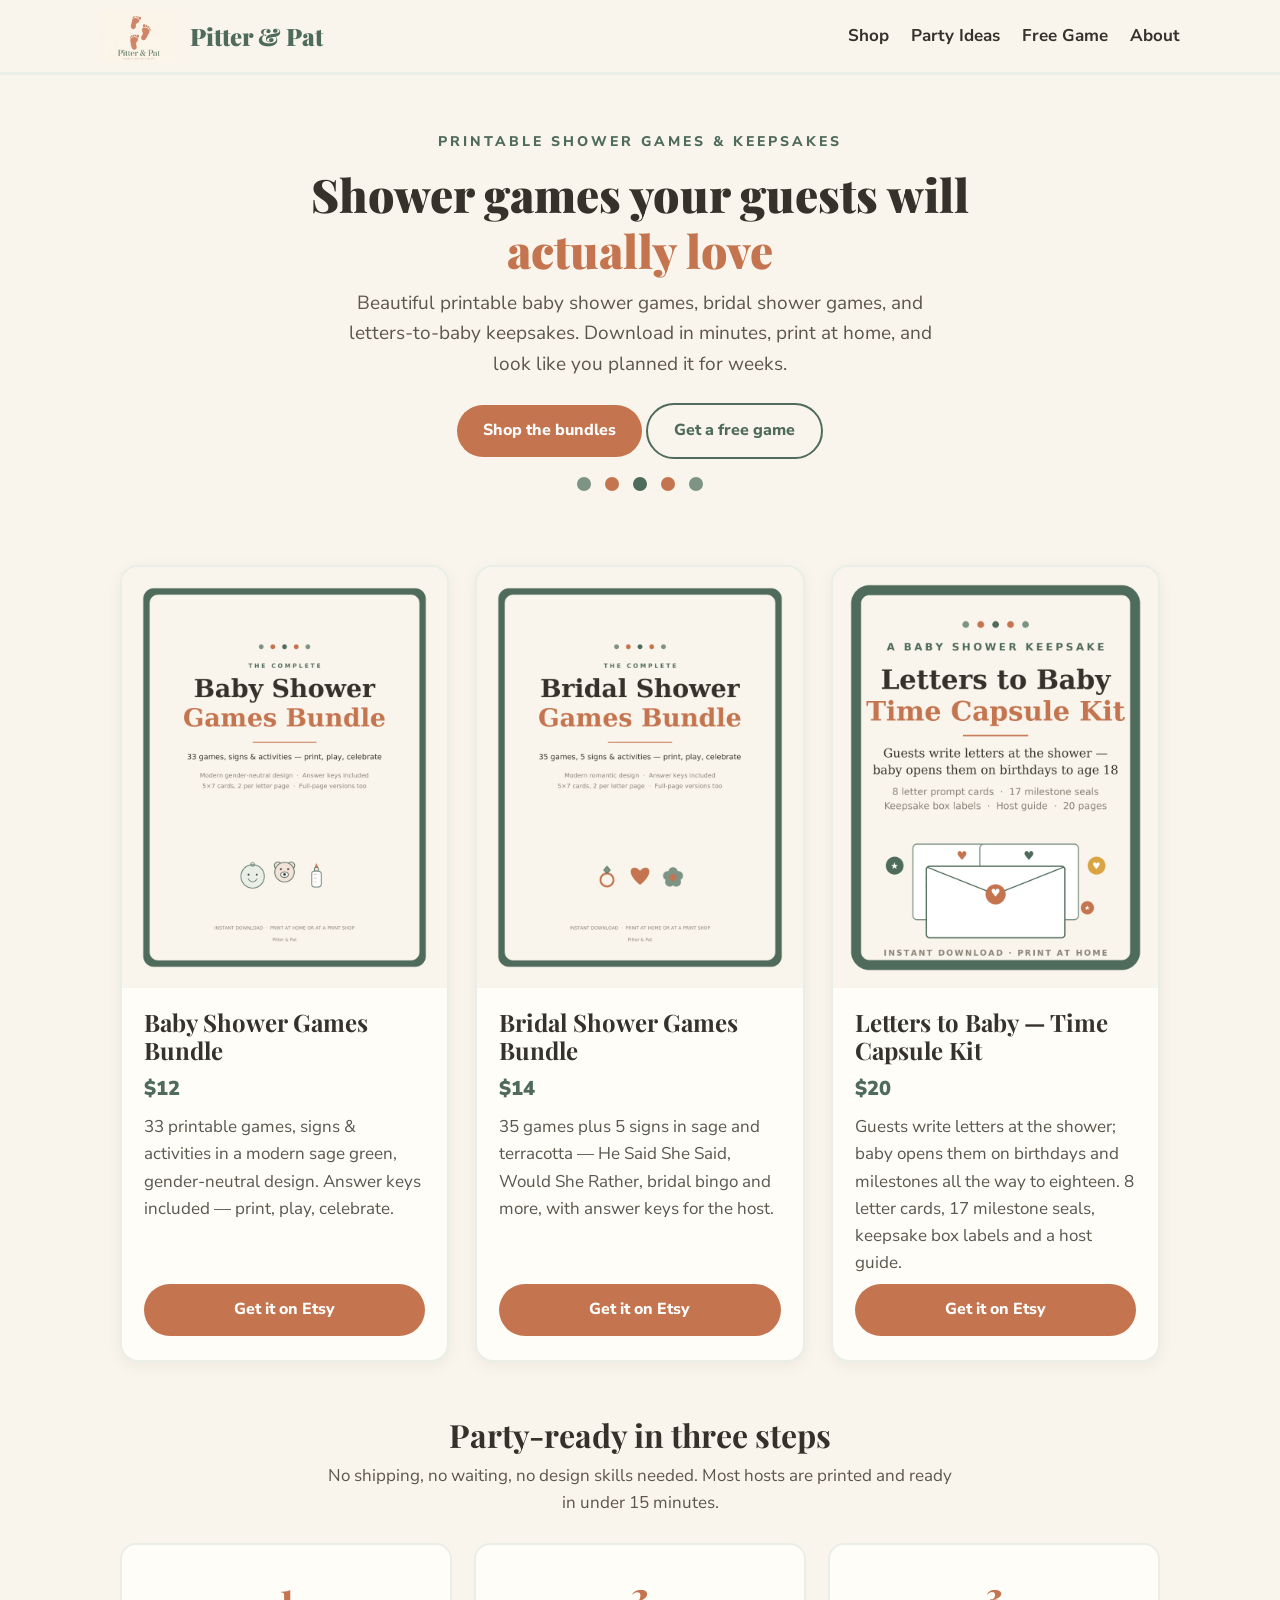
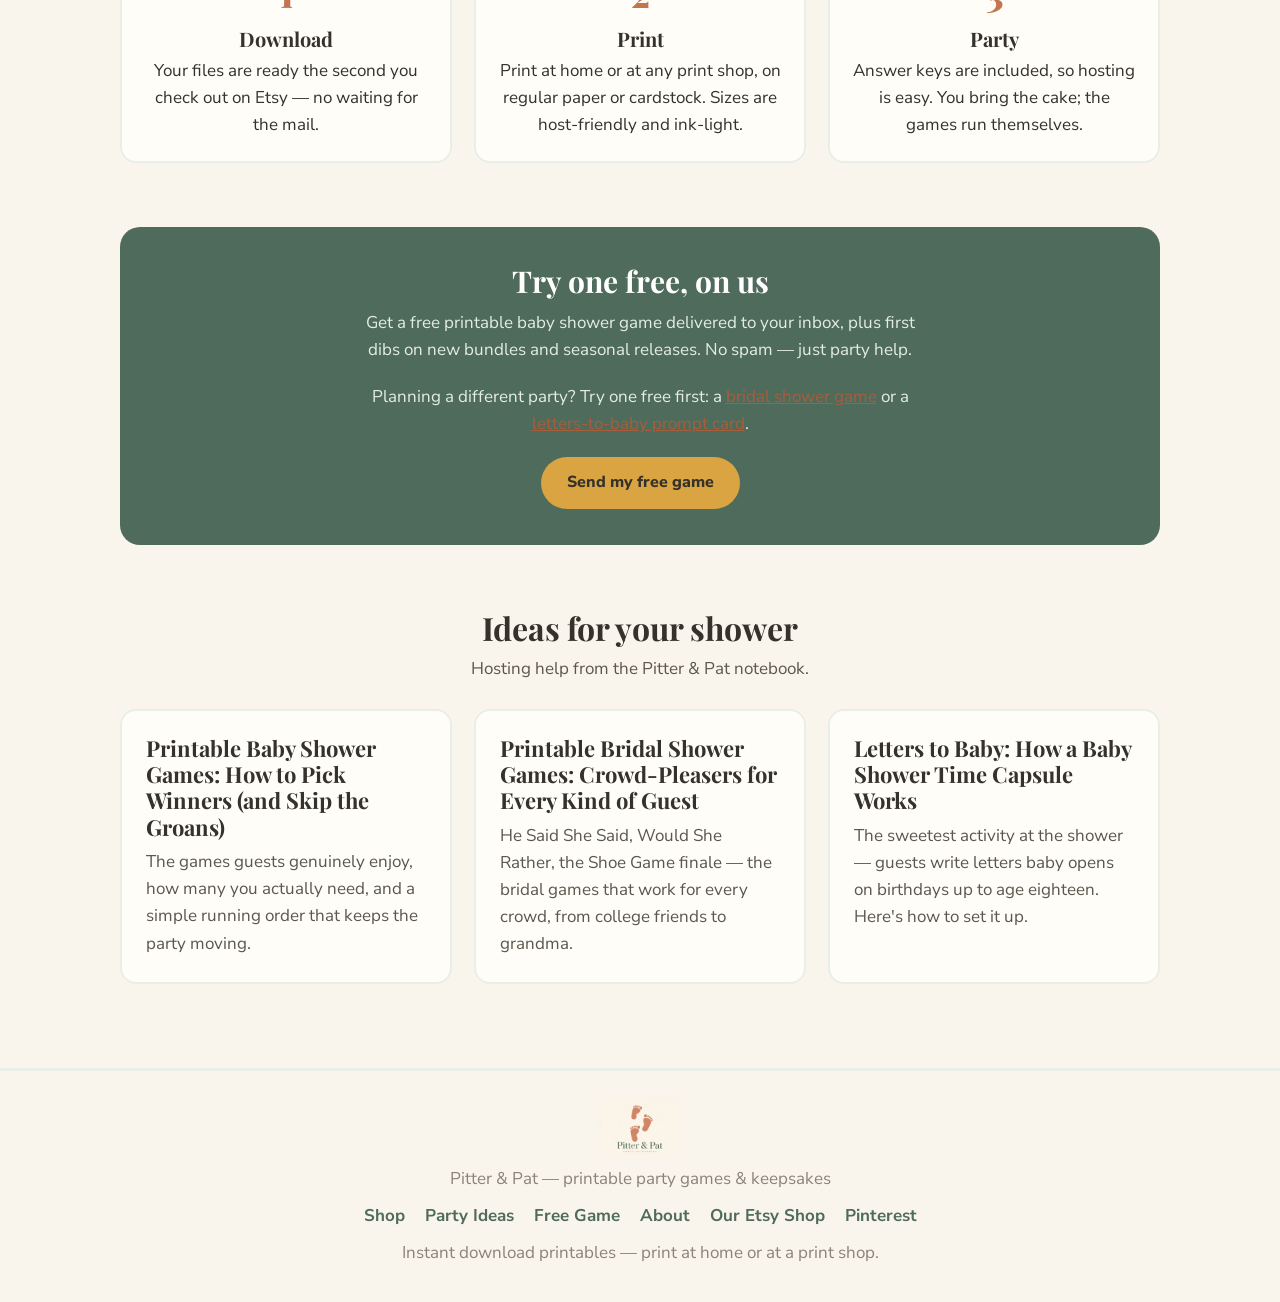
<file: index.html>
<!DOCTYPE html>
<html lang="en">
<head>
<meta charset="UTF-8">
<meta name="viewport" content="width=device-width, initial-scale=1.0">
<title>Printable Baby Shower Games, Bridal Shower Games &amp; Letters to Baby | Pitter &amp; Pat</title>
<meta name="description" content="Printable baby shower games, bridal shower games, and letters to baby time capsule kits. Instant download, print at home, ready in minutes. Sage green, gender neutral, answer keys included.">
<link rel="icon" href="assets/logo.png">
<link rel="preconnect" href="https://fonts.googleapis.com">
<link href="https://fonts.googleapis.com/css2?family=Playfair+Display:wght@700;900&family=Nunito+Sans:wght@400;700;800&display=swap" rel="stylesheet">
<link rel="stylesheet" href="styles.css">
<!-- Google tag (gtag.js) -->
<script async src="https://www.googletagmanager.com/gtag/js?id=G-89BH8KQWDB"></script>
<script>
  window.dataLayer = window.dataLayer || [];
  function gtag(){dataLayer.push(arguments);}
  gtag('js', new Date());

  gtag('config', 'G-89BH8KQWDB');
</script>
</head>
<body>
<header class="site"><div class="wrap nav">
  <a class="brand" href="index.html"><img src="assets/logo.png" alt="Pitter &amp; Pat logo"><span>Pitter &amp; Pat</span></a>
  <nav>
    <a href="shop.html">Shop</a>
    <a href="articles/baby-shower-games-guide.html">Party Ideas</a>
    <a href="free-game.html">Free Game</a>
    <a href="about.html">About</a>
  </nav>
</div></header>

<main class="wrap">
  <div class="hero">
    <div class="eyebrow">Printable shower games &amp; keepsakes</div>
    <h1>Shower games your guests will <em>actually love</em></h1>
    <p>Beautiful printable baby shower games, bridal shower games, and letters-to-baby keepsakes. Download in minutes, print at home, and look like you planned it for weeks.</p>
    <a class="btn" href="shop.html">Shop the bundles</a>
    <a class="btn ghost" href="free-game.html">Get a free game</a>
    <div class="dots"><i style="background:#7D9484"></i><i style="background:#C4744E"></i><i style="background:#4F6B5B"></i><i style="background:#C4744E"></i><i style="background:#7D9484"></i></div>
  </div>

  <div class="cards">
    <div class="card">
      <img src="assets/cover-baby.png" alt="Baby Shower Games Bundle cover — 33 printable games in sage green">
      <div class="body">
        <h3>Baby Shower Games Bundle</h3>
        <div class="price">$12</div>
        <p>33 printable games, signs &amp; activities in a modern sage green, gender-neutral design. Answer keys included — print, play, celebrate.</p>
        <a class="btn" href="https://www.etsy.com/listing/4620704760/baby-shower-games-bundle-33-printable">Get it on Etsy</a>
      </div>
    </div>
    <div class="card">
      <img src="assets/cover-bridal.png" alt="Bridal Shower Games Bundle cover — 35 games and 5 signs in sage and terracotta">
      <div class="body">
        <h3>Bridal Shower Games Bundle</h3>
        <div class="price">$14</div>
        <p>35 games plus 5 signs in sage and terracotta — He Said She Said, Would She Rather, bridal bingo and more, with answer keys for the host.</p>
        <a class="btn" href="https://www.etsy.com/listing/4620706242/bridal-shower-games-bundle-40-printable">Get it on Etsy</a>
      </div>
    </div>
    <div class="card">
      <img src="assets/cover-letters.png" alt="Letters to Baby time capsule kit cover — letter cards and milestone seals">
      <div class="body">
        <h3>Letters to Baby — Time Capsule Kit</h3>
        <div class="price">$20</div>
        <p>Guests write letters at the shower; baby opens them on birthdays and milestones all the way to eighteen. 8 letter cards, 17 milestone seals, keepsake box labels and a host guide.</p>
        <a class="btn" href="https://www.etsy.com/listing/4620707378/letters-through-time-baby-shower-time">Get it on Etsy</a>
      </div>
    </div>
  </div>

  <section class="block">
    <h2>Party-ready in three steps</h2>
    <p class="sub">No shipping, no waiting, no design skills needed. Most hosts are printed and ready in under 15 minutes.</p>
    <div class="steps">
      <div class="step"><div class="n">1</div><h3>Download</h3><p>Your files are ready the second you check out on Etsy — no waiting for the mail.</p></div>
      <div class="step"><div class="n">2</div><h3>Print</h3><p>Print at home or at any print shop, on regular paper or cardstock. Sizes are host-friendly and ink-light.</p></div>
      <div class="step"><div class="n">3</div><h3>Party</h3><p>Answer keys are included, so hosting is easy. You bring the cake; the games run themselves.</p></div>
    </div>
  </section>

  <div class="freebie">
    <h2>Try one free, on us</h2>
    <p>Get a free printable baby shower game delivered to your inbox, plus first dibs on new bundles and seasonal releases. No spam — just party help.</p>
    <p>Planning a different party? Try one free first: a <a href="free-bridal-game.html">bridal shower game</a> or a <a href="free-letters.html">letters-to-baby prompt card</a>.</p>
    <a class="btn" href="free-game.html">Send my free game</a>
  </div>

  <section class="block">
    <h2>Ideas for your shower</h2>
    <p class="sub">Hosting help from the Pitter &amp; Pat notebook.</p>
    <div class="teasers">
      <div class="teaser">
        <h3><a href="articles/baby-shower-games-guide.html">Printable Baby Shower Games: How to Pick Winners (and Skip the Groans)</a></h3>
        <p>The games guests genuinely enjoy, how many you actually need, and a simple running order that keeps the party moving.</p>
      </div>
      <div class="teaser">
        <h3><a href="articles/bridal-shower-games-guide.html">Printable Bridal Shower Games: Crowd-Pleasers for Every Kind of Guest</a></h3>
        <p>He Said She Said, Would She Rather, the Shoe Game finale — the bridal games that work for every crowd, from college friends to grandma.</p>
      </div>
      <div class="teaser">
        <h3><a href="articles/letters-to-baby-time-capsule.html">Letters to Baby: How a Baby Shower Time Capsule Works</a></h3>
        <p>The sweetest activity at the shower — guests write letters baby opens on birthdays up to age eighteen. Here's how to set it up.</p>
      </div>
    </div>
  </section>
</main>

<footer class="site"><div class="wrap">
  <img class="flogo" src="assets/logo.png" alt="Pitter &amp; Pat">
  <div>Pitter &amp; Pat — printable party games &amp; keepsakes</div>
  <nav>
    <a href="shop.html">Shop</a>
    <a href="articles/baby-shower-games-guide.html">Party Ideas</a>
    <a href="free-game.html">Free Game</a>
    <a href="about.html">About</a>
    <a href="https://www.etsy.com/shop/PitterAndPat">Our Etsy Shop</a>
    <a href="https://www.pinterest.com/pitterandpatt/">Pinterest</a>
  </nav>
  <div>Instant download printables — print at home or at a print shop.</div>
</div></footer>
</body>
</html>
</file>
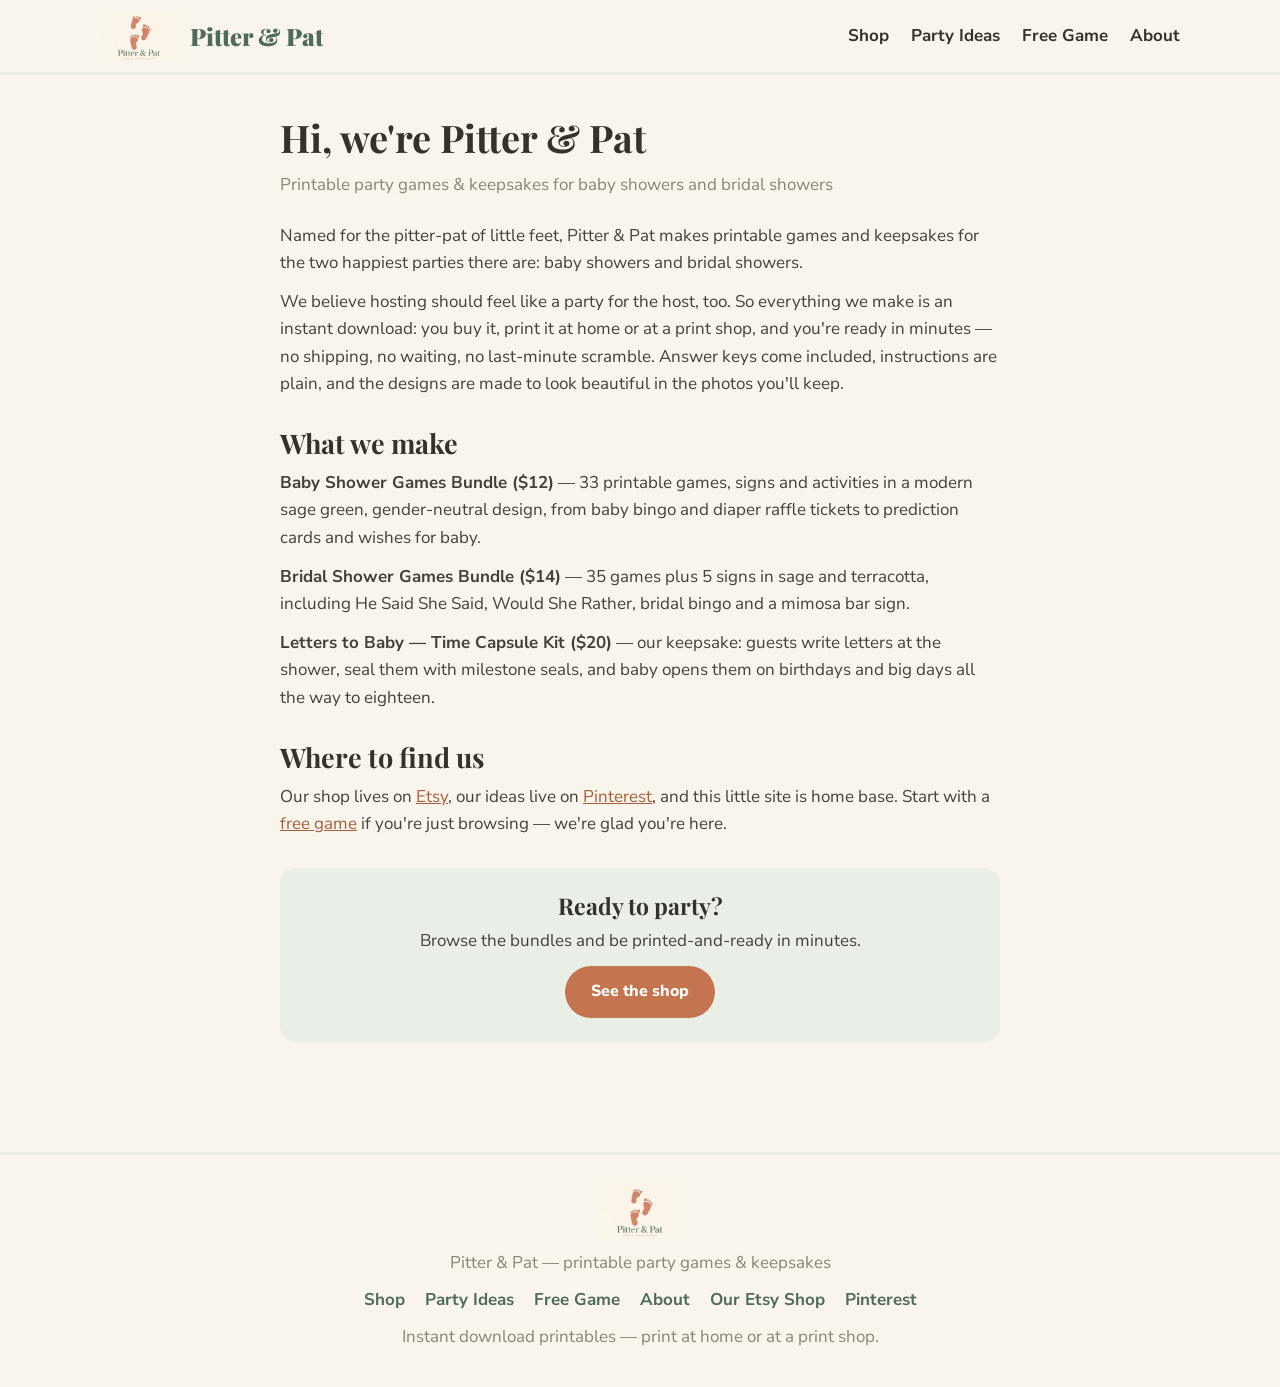
<file: about.html>
<!DOCTYPE html>
<html lang="en">
<head>
<meta charset="UTF-8">
<meta name="viewport" content="width=device-width, initial-scale=1.0">
<title>About Pitter &amp; Pat — Printable Shower Games &amp; Keepsakes</title>
<meta name="description" content="Pitter & Pat makes printable baby shower games, bridal shower games, and letters-to-baby keepsakes — instant downloads that make hosting easy and parties feel personal.">
<link rel="icon" href="assets/logo.png">
<link rel="preconnect" href="https://fonts.googleapis.com">
<link href="https://fonts.googleapis.com/css2?family=Playfair+Display:wght@700;900&family=Nunito+Sans:wght@400;700;800&display=swap" rel="stylesheet">
<link rel="stylesheet" href="styles.css">
<!-- Google tag (gtag.js) -->
<script async src="https://www.googletagmanager.com/gtag/js?id=G-89BH8KQWDB"></script>
<script>
  window.dataLayer = window.dataLayer || [];
  function gtag(){dataLayer.push(arguments);}
  gtag('js', new Date());

  gtag('config', 'G-89BH8KQWDB');
</script>
</head>
<body>
<header class="site"><div class="wrap nav">
  <a class="brand" href="index.html"><img src="assets/logo.png" alt="Pitter &amp; Pat logo"><span>Pitter &amp; Pat</span></a>
  <nav>
    <a href="shop.html">Shop</a>
    <a href="articles/baby-shower-games-guide.html">Party Ideas</a>
    <a href="free-game.html">Free Game</a>
    <a href="about.html">About</a>
  </nav>
</div></header>

<main>
  <article class="post">
    <h1>Hi, we're Pitter &amp; Pat</h1>
    <p class="meta">Printable party games &amp; keepsakes for baby showers and bridal showers</p>

    <p>Named for the pitter-pat of little feet, Pitter &amp; Pat makes printable games and keepsakes for the two happiest parties there are: baby showers and bridal showers.</p>

    <p>We believe hosting should feel like a party for the host, too. So everything we make is an instant download: you buy it, print it at home or at a print shop, and you're ready in minutes — no shipping, no waiting, no last-minute scramble. Answer keys come included, instructions are plain, and the designs are made to look beautiful in the photos you'll keep.</p>

    <h2>What we make</h2>
    <p><strong>Baby Shower Games Bundle ($12)</strong> — 33 printable games, signs and activities in a modern sage green, gender-neutral design, from baby bingo and diaper raffle tickets to prediction cards and wishes for baby.</p>
    <p><strong>Bridal Shower Games Bundle ($14)</strong> — 35 games plus 5 signs in sage and terracotta, including He Said She Said, Would She Rather, bridal bingo and a mimosa bar sign.</p>
    <p><strong>Letters to Baby — Time Capsule Kit ($20)</strong> — our keepsake: guests write letters at the shower, seal them with milestone seals, and baby opens them on birthdays and big days all the way to eighteen.</p>

    <h2>Where to find us</h2>
    <p>Our shop lives on <a href="https://www.etsy.com/shop/PitterAndPat">Etsy</a>, our ideas live on <a href="https://www.pinterest.com/pitterandpatt/">Pinterest</a>, and this little site is home base. Start with a <a href="free-game.html">free game</a> if you're just browsing — we're glad you're here.</p>

    <div class="cta-box">
      <h3>Ready to party?</h3>
      <p>Browse the bundles and be printed-and-ready in minutes.</p>
      <a class="btn" href="shop.html">See the shop</a>
    </div>
  </article>
</main>

<footer class="site"><div class="wrap">
  <img class="flogo" src="assets/logo.png" alt="Pitter &amp; Pat">
  <div>Pitter &amp; Pat — printable party games &amp; keepsakes</div>
  <nav>
    <a href="shop.html">Shop</a>
    <a href="articles/baby-shower-games-guide.html">Party Ideas</a>
    <a href="free-game.html">Free Game</a>
    <a href="about.html">About</a>
    <a href="https://www.etsy.com/shop/PitterAndPat">Our Etsy Shop</a>
    <a href="https://www.pinterest.com/pitterandpatt/">Pinterest</a>
  </nav>
  <div>Instant download printables — print at home or at a print shop.</div>
</div></footer>
</body>
</html>
</file>
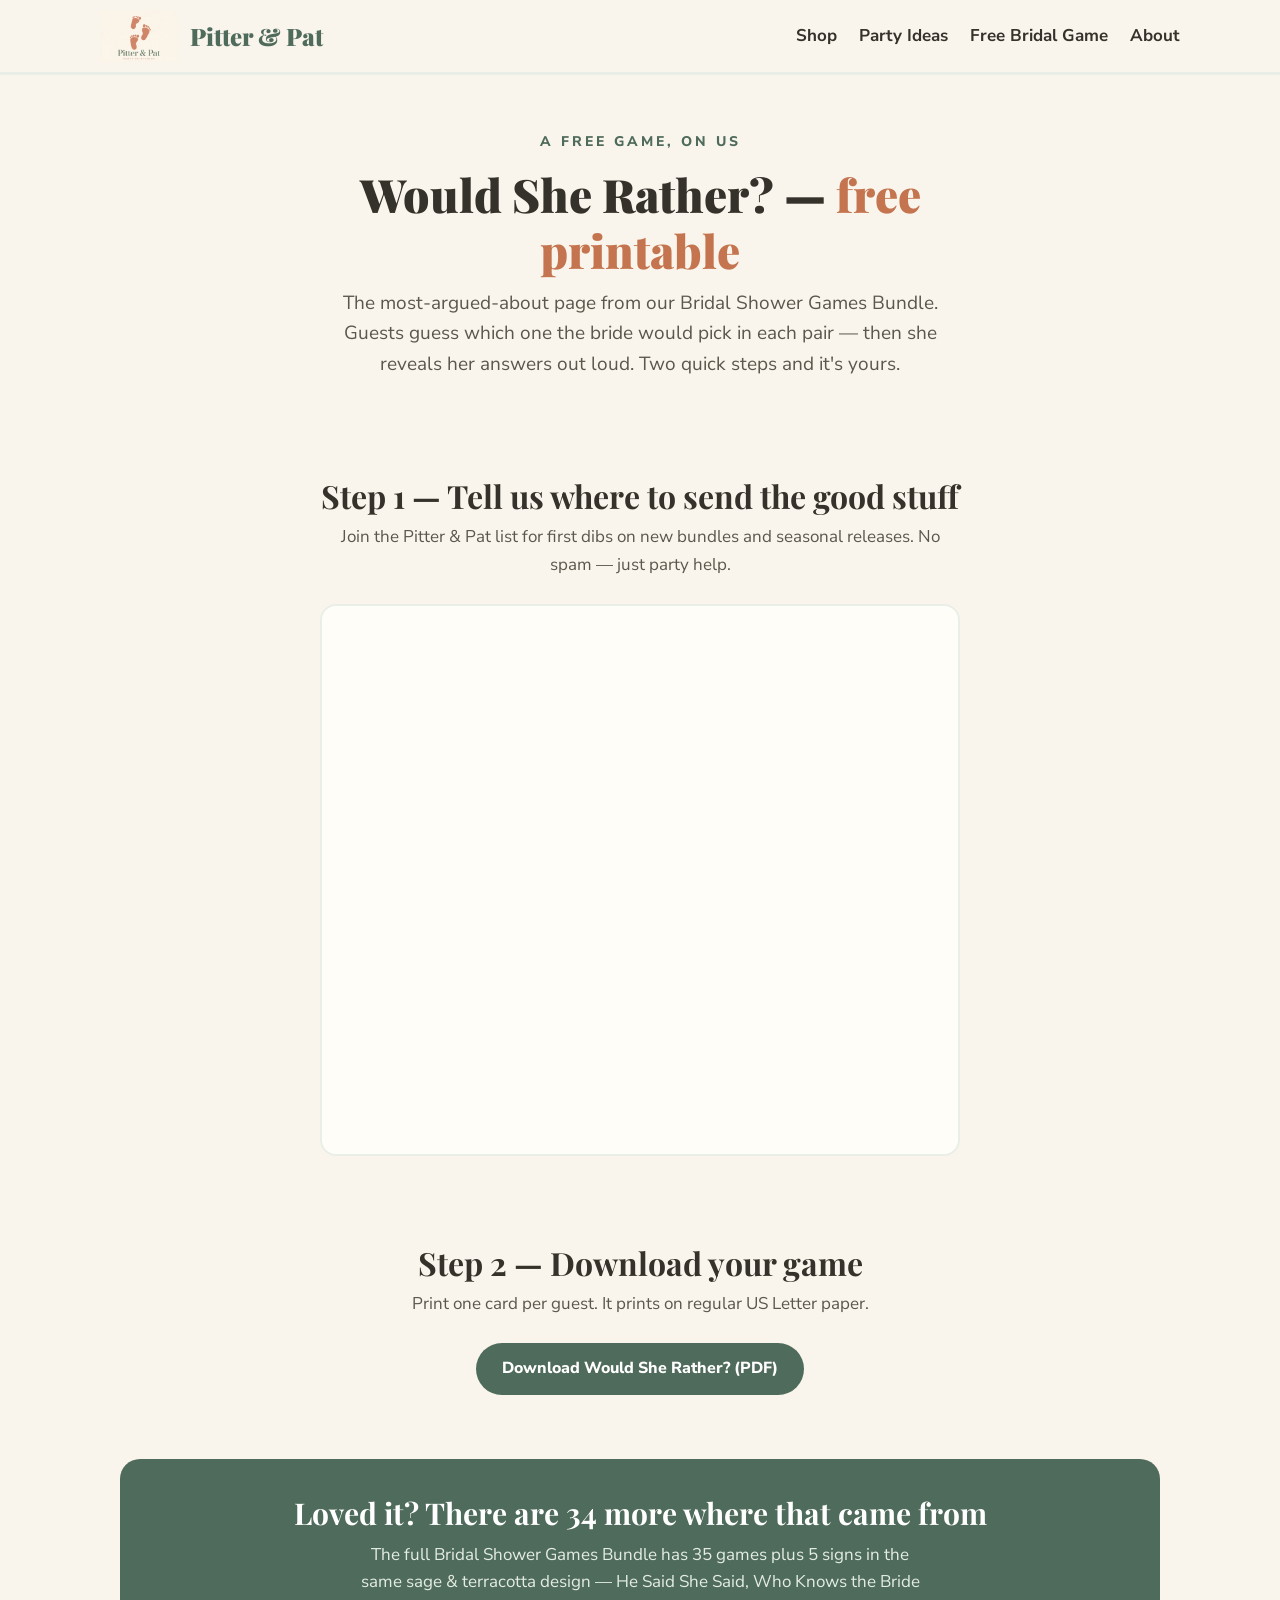
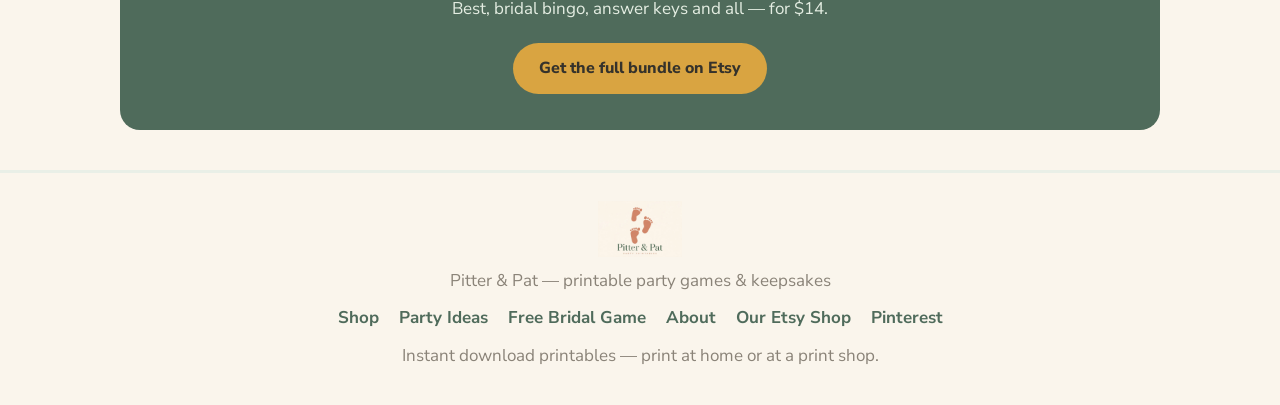
<file: free-bridal-game.html>
<!DOCTYPE html>
<html lang="en">
<head>
<meta charset="UTF-8">
<meta name="viewport" content="width=device-width, initial-scale=1.0">
<title>Free Printable Bridal Shower Game — Would She Rather? | Pitter &amp; Pat</title>
<meta name="description" content="Get Would She Rather? free — a printable bridal shower game from the Pitter & Pat Bridal Shower Games Bundle. Sign up, download, print one per guest.">
<link rel="icon" href="assets/logo.png">
<link rel="preconnect" href="https://fonts.googleapis.com">
<link href="https://fonts.googleapis.com/css2?family=Playfair+Display:wght@700;900&family=Nunito+Sans:wght@400;700;800&display=swap" rel="stylesheet">
<link rel="stylesheet" href="styles.css">
<!-- Google tag (gtag.js) -->
<script async src="https://www.googletagmanager.com/gtag/js?id=G-89BH8KQWDB"></script>
<script>
  window.dataLayer = window.dataLayer || [];
  function gtag(){dataLayer.push(arguments);}
  gtag('js', new Date());

  gtag('config', 'G-89BH8KQWDB');
</script>
</head>
<body>
<header class="site"><div class="wrap nav">
  <a class="brand" href="index.html"><img src="assets/logo.png" alt="Pitter &amp; Pat logo"><span>Pitter &amp; Pat</span></a>
  <nav>
    <a href="shop.html">Shop</a>
    <a href="articles/bridal-shower-games-guide.html">Party Ideas</a>
    <a href="free-bridal-game.html">Free Bridal Game</a>
    <a href="about.html">About</a>
  </nav>
</div></header>

<main class="wrap">
  <div class="hero">
    <div class="eyebrow">A free game, on us</div>
    <h1>Would She Rather? — <em>free printable</em></h1>
    <p>The most-argued-about page from our Bridal Shower Games Bundle. Guests guess which one the bride would pick in each pair — then she reveals her answers out loud. Two quick steps and it's yours.</p>
  </div>

  <section class="block">
    <h2>Step 1 — Tell us where to send the good stuff</h2>
    <p class="sub">Join the Pitter &amp; Pat list for first dibs on new bundles and seasonal releases. No spam — just party help.</p>
    <div style="max-width:640px;margin:0 auto;background:#FFFDF8;border:2px solid #E9EFE7;border-radius:16px;padding:10px">
      <iframe src="https://docs.google.com/forms/d/e/1FAIpQLSfm6nL9o11sjcCrNORDwP4ipl2UiI5HuzO8Y1kv3gyJxesYMA/viewform?embedded=true" width="100%" height="520" frameborder="0" marginheight="0" marginwidth="0" title="Pitter &amp; Pat free bridal game signup">Loading…</iframe>
    </div>
  </section>

  <section class="block" style="text-align:center">
    <h2>Step 2 — Download your game</h2>
    <p class="sub">Print one card per guest. It prints on regular US Letter paper.</p>
    <a class="btn sage" href="free/would-she-rather-freebie.pdf" download>Download Would She Rather? (PDF)</a>
  </section>

  <div class="freebie">
    <h2>Loved it? There are 34 more where that came from</h2>
    <p>The full Bridal Shower Games Bundle has 35 games plus 5 signs in the same sage &amp; terracotta design — He Said She Said, Who Knows the Bride Best, bridal bingo, answer keys and all — for $14.</p>
    <a class="btn" href="https://www.etsy.com/listing/4620706242/bridal-shower-games-bundle-40-printable">Get the full bundle on Etsy</a>
  </div>
</main>

<footer class="site"><div class="wrap">
  <img class="flogo" src="assets/logo.png" alt="Pitter &amp; Pat">
  <div>Pitter &amp; Pat — printable party games &amp; keepsakes</div>
  <nav>
    <a href="shop.html">Shop</a>
    <a href="articles/bridal-shower-games-guide.html">Party Ideas</a>
    <a href="free-bridal-game.html">Free Bridal Game</a>
    <a href="about.html">About</a>
    <a href="https://www.etsy.com/shop/PitterAndPat">Our Etsy Shop</a>
    <a href="https://www.pinterest.com/pitterandpatt/">Pinterest</a>
  </nav>
  <div>Instant download printables — print at home or at a print shop.</div>
</div></footer>
</body>
</html>
</file>
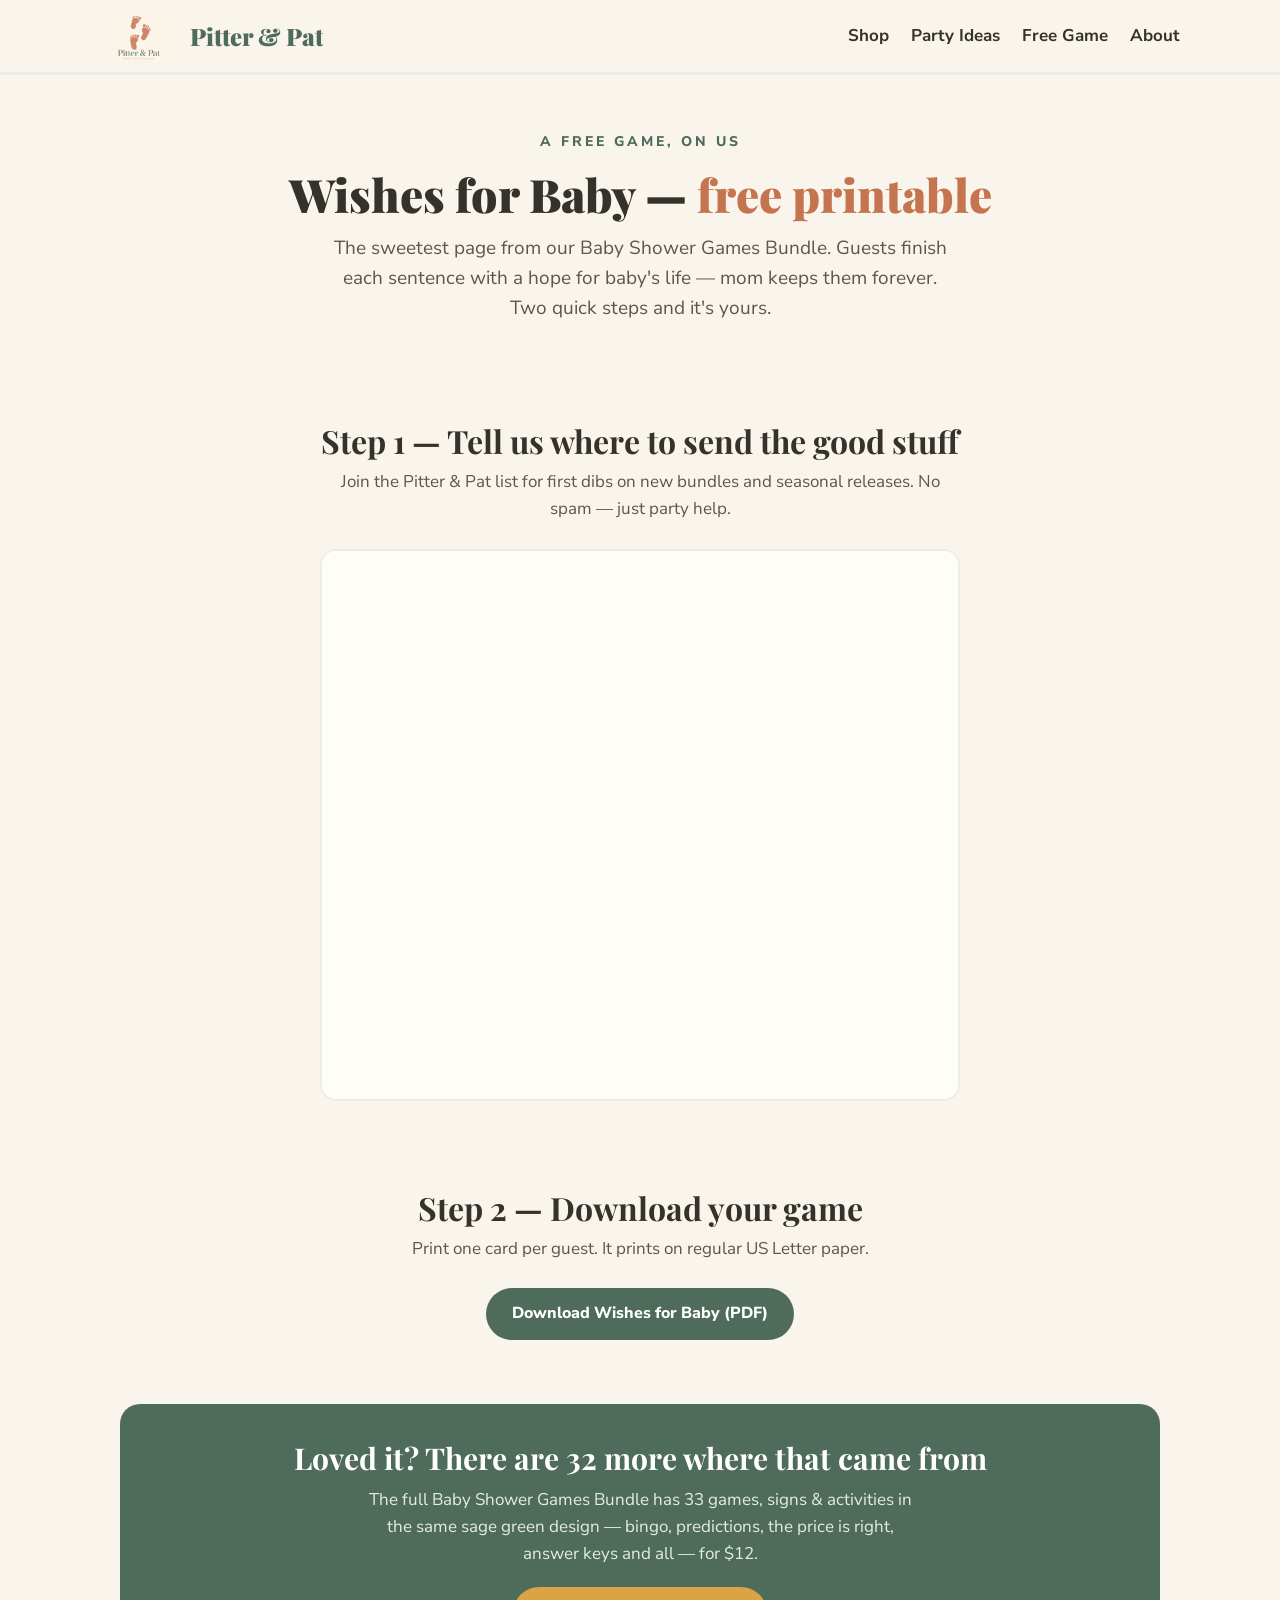
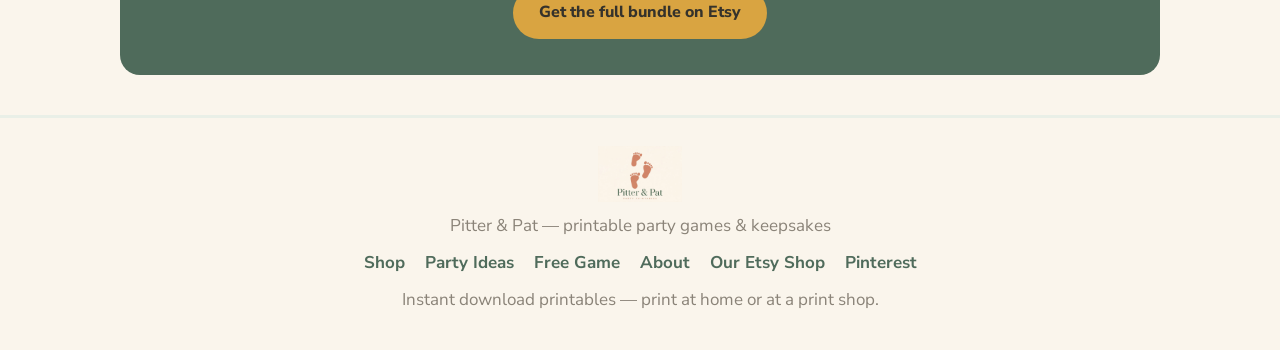
<file: free-game.html>
<!DOCTYPE html>
<html lang="en">
<head>
<meta charset="UTF-8">
<meta name="viewport" content="width=device-width, initial-scale=1.0">
<title>Free Printable Baby Shower Game — Wishes for Baby | Pitter &amp; Pat</title>
<meta name="description" content="Get Wishes for Baby free — a printable baby shower game from the Pitter & Pat Baby Shower Games Bundle. Sign up, download, print one per guest.">
<link rel="icon" href="assets/logo.png">
<link rel="preconnect" href="https://fonts.googleapis.com">
<link href="https://fonts.googleapis.com/css2?family=Playfair+Display:wght@700;900&family=Nunito+Sans:wght@400;700;800&display=swap" rel="stylesheet">
<link rel="stylesheet" href="styles.css">
<!-- Google tag (gtag.js) -->
<script async src="https://www.googletagmanager.com/gtag/js?id=G-89BH8KQWDB"></script>
<script>
  window.dataLayer = window.dataLayer || [];
  function gtag(){dataLayer.push(arguments);}
  gtag('js', new Date());

  gtag('config', 'G-89BH8KQWDB');
</script>
</head>
<body>
<header class="site"><div class="wrap nav">
  <a class="brand" href="index.html"><img src="assets/logo.png" alt="Pitter &amp; Pat logo"><span>Pitter &amp; Pat</span></a>
  <nav>
    <a href="shop.html">Shop</a>
    <a href="articles/baby-shower-games-guide.html">Party Ideas</a>
    <a href="free-game.html">Free Game</a>
    <a href="about.html">About</a>
  </nav>
</div></header>

<main class="wrap">
  <div class="hero">
    <div class="eyebrow">A free game, on us</div>
    <h1>Wishes for Baby — <em>free printable</em></h1>
    <p>The sweetest page from our Baby Shower Games Bundle. Guests finish each sentence with a hope for baby's life — mom keeps them forever. Two quick steps and it's yours.</p>
  </div>

  <section class="block">
    <h2>Step 1 — Tell us where to send the good stuff</h2>
    <p class="sub">Join the Pitter &amp; Pat list for first dibs on new bundles and seasonal releases. No spam — just party help.</p>
    <div style="max-width:640px;margin:0 auto;background:#FFFDF8;border:2px solid #E9EFE7;border-radius:16px;padding:10px">
      <iframe src="https://docs.google.com/forms/d/e/1FAIpQLSfm6nL9o11sjcCrNORDwP4ipl2UiI5HuzO8Y1kv3gyJxesYMA/viewform?embedded=true" width="100%" height="520" frameborder="0" marginheight="0" marginwidth="0" title="Pitter & Pat free game signup">Loading…</iframe>
    </div>
  </section>

  <section class="block" style="text-align:center">
    <h2>Step 2 — Download your game</h2>
    <p class="sub">Print one card per guest. It prints on regular US Letter paper.</p>
    <a class="btn sage" href="free/wishes-for-baby-freebie.pdf" download>Download Wishes for Baby (PDF)</a>
  </section>

  <div class="freebie">
    <h2>Loved it? There are 32 more where that came from</h2>
    <p>The full Baby Shower Games Bundle has 33 games, signs &amp; activities in the same sage green design — bingo, predictions, the price is right, answer keys and all — for $12.</p>
    <a class="btn" href="https://www.etsy.com/listing/4620704760/baby-shower-games-bundle-33-printable">Get the full bundle on Etsy</a>
  </div>
</main>

<footer class="site"><div class="wrap">
  <img class="flogo" src="assets/logo.png" alt="Pitter &amp; Pat">
  <div>Pitter &amp; Pat — printable party games &amp; keepsakes</div>
  <nav>
    <a href="shop.html">Shop</a>
    <a href="articles/baby-shower-games-guide.html">Party Ideas</a>
    <a href="free-game.html">Free Game</a>
    <a href="about.html">About</a>
    <a href="https://www.etsy.com/shop/PitterAndPat">Our Etsy Shop</a>
    <a href="https://www.pinterest.com/pitterandpatt/">Pinterest</a>
  </nav>
  <div>Instant download printables — print at home or at a print shop.</div>
</div></footer>
</body>
</html>
</file>
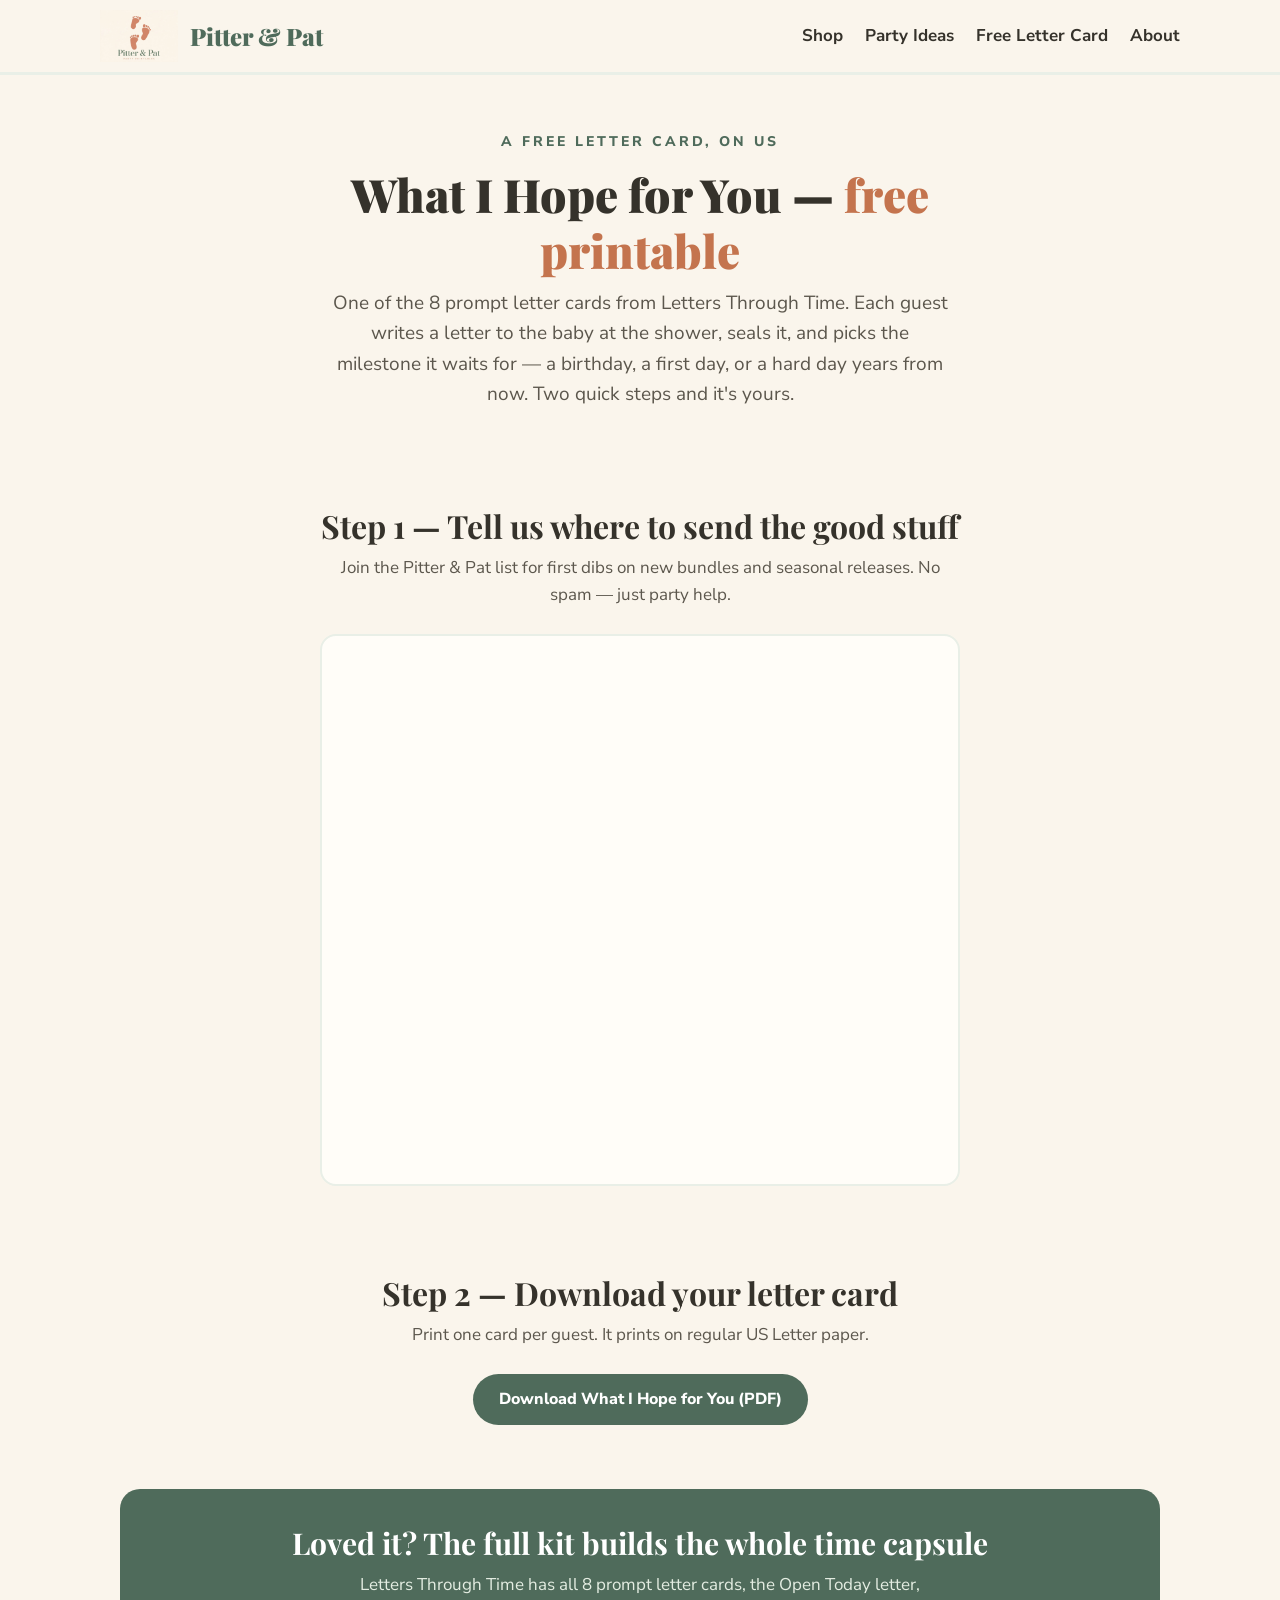
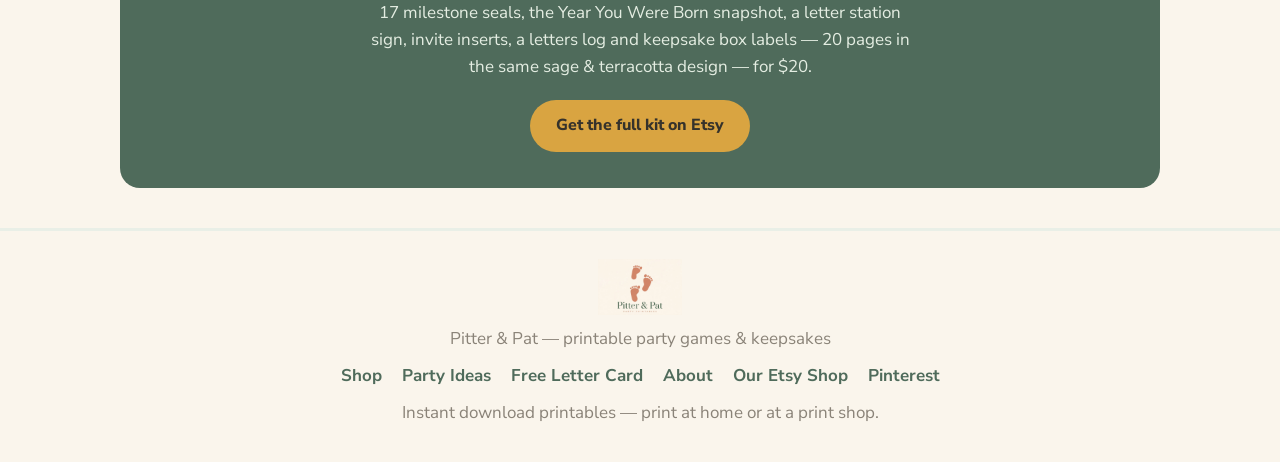
<file: free-letters.html>
<!DOCTYPE html>
<html lang="en">
<head>
<meta charset="UTF-8">
<meta name="viewport" content="width=device-width, initial-scale=1.0">
<title>Free Printable Letter to Baby Card — What I Hope for You | Pitter &amp; Pat</title>
<meta name="description" content="Get a free printable letter-to-baby prompt card from Letters Through Time, the Pitter & Pat baby shower time capsule kit. Sign up, download, print one per guest.">
<link rel="icon" href="assets/logo.png">
<link rel="preconnect" href="https://fonts.googleapis.com">
<link href="https://fonts.googleapis.com/css2?family=Playfair+Display:wght@700;900&family=Nunito+Sans:wght@400;700;800&display=swap" rel="stylesheet">
<link rel="stylesheet" href="styles.css">
<!-- Google tag (gtag.js) -->
<script async src="https://www.googletagmanager.com/gtag/js?id=G-89BH8KQWDB"></script>
<script>
  window.dataLayer = window.dataLayer || [];
  function gtag(){dataLayer.push(arguments);}
  gtag('js', new Date());

  gtag('config', 'G-89BH8KQWDB');
</script>
</head>
<body>
<header class="site"><div class="wrap nav">
  <a class="brand" href="index.html"><img src="assets/logo.png" alt="Pitter &amp; Pat logo"><span>Pitter &amp; Pat</span></a>
  <nav>
    <a href="shop.html">Shop</a>
    <a href="articles/letters-to-baby-time-capsule.html">Party Ideas</a>
    <a href="free-letters.html">Free Letter Card</a>
    <a href="about.html">About</a>
  </nav>
</div></header>

<main class="wrap">
  <div class="hero">
    <div class="eyebrow">A free letter card, on us</div>
    <h1>What I Hope for You — <em>free printable</em></h1>
    <p>One of the 8 prompt letter cards from Letters Through Time. Each guest writes a letter to the baby at the shower, seals it, and picks the milestone it waits for — a birthday, a first day, or a hard day years from now. Two quick steps and it's yours.</p>
  </div>

  <section class="block">
    <h2>Step 1 — Tell us where to send the good stuff</h2>
    <p class="sub">Join the Pitter &amp; Pat list for first dibs on new bundles and seasonal releases. No spam — just party help.</p>
    <div style="max-width:640px;margin:0 auto;background:#FFFDF8;border:2px solid #E9EFE7;border-radius:16px;padding:10px">
      <iframe src="https://docs.google.com/forms/d/e/1FAIpQLSfm6nL9o11sjcCrNORDwP4ipl2UiI5HuzO8Y1kv3gyJxesYMA/viewform?embedded=true" width="100%" height="520" frameborder="0" marginheight="0" marginwidth="0" title="Pitter &amp; Pat free letter card signup">Loading…</iframe>
    </div>
  </section>

  <section class="block" style="text-align:center">
    <h2>Step 2 — Download your letter card</h2>
    <p class="sub">Print one card per guest. It prints on regular US Letter paper.</p>
    <a class="btn sage" href="free/what-i-hope-for-you-freebie.pdf" download>Download What I Hope for You (PDF)</a>
  </section>

  <div class="freebie">
    <h2>Loved it? The full kit builds the whole time capsule</h2>
    <p>Letters Through Time has all 8 prompt letter cards, the Open Today letter, 17 milestone seals, the Year You Were Born snapshot, a letter station sign, invite inserts, a letters log and keepsake box labels — 20 pages in the same sage &amp; terracotta design — for $20.</p>
    <a class="btn" href="https://www.etsy.com/listing/4620707378/letters-through-time-baby-shower-time">Get the full kit on Etsy</a>
  </div>
</main>

<footer class="site"><div class="wrap">
  <img class="flogo" src="assets/logo.png" alt="Pitter &amp; Pat">
  <div>Pitter &amp; Pat — printable party games &amp; keepsakes</div>
  <nav>
    <a href="shop.html">Shop</a>
    <a href="articles/letters-to-baby-time-capsule.html">Party Ideas</a>
    <a href="free-letters.html">Free Letter Card</a>
    <a href="about.html">About</a>
    <a href="https://www.etsy.com/shop/PitterAndPat">Our Etsy Shop</a>
    <a href="https://www.pinterest.com/pitterandpatt/">Pinterest</a>
  </nav>
  <div>Instant download printables — print at home or at a print shop.</div>
</div></footer>
</body>
</html>
</file>
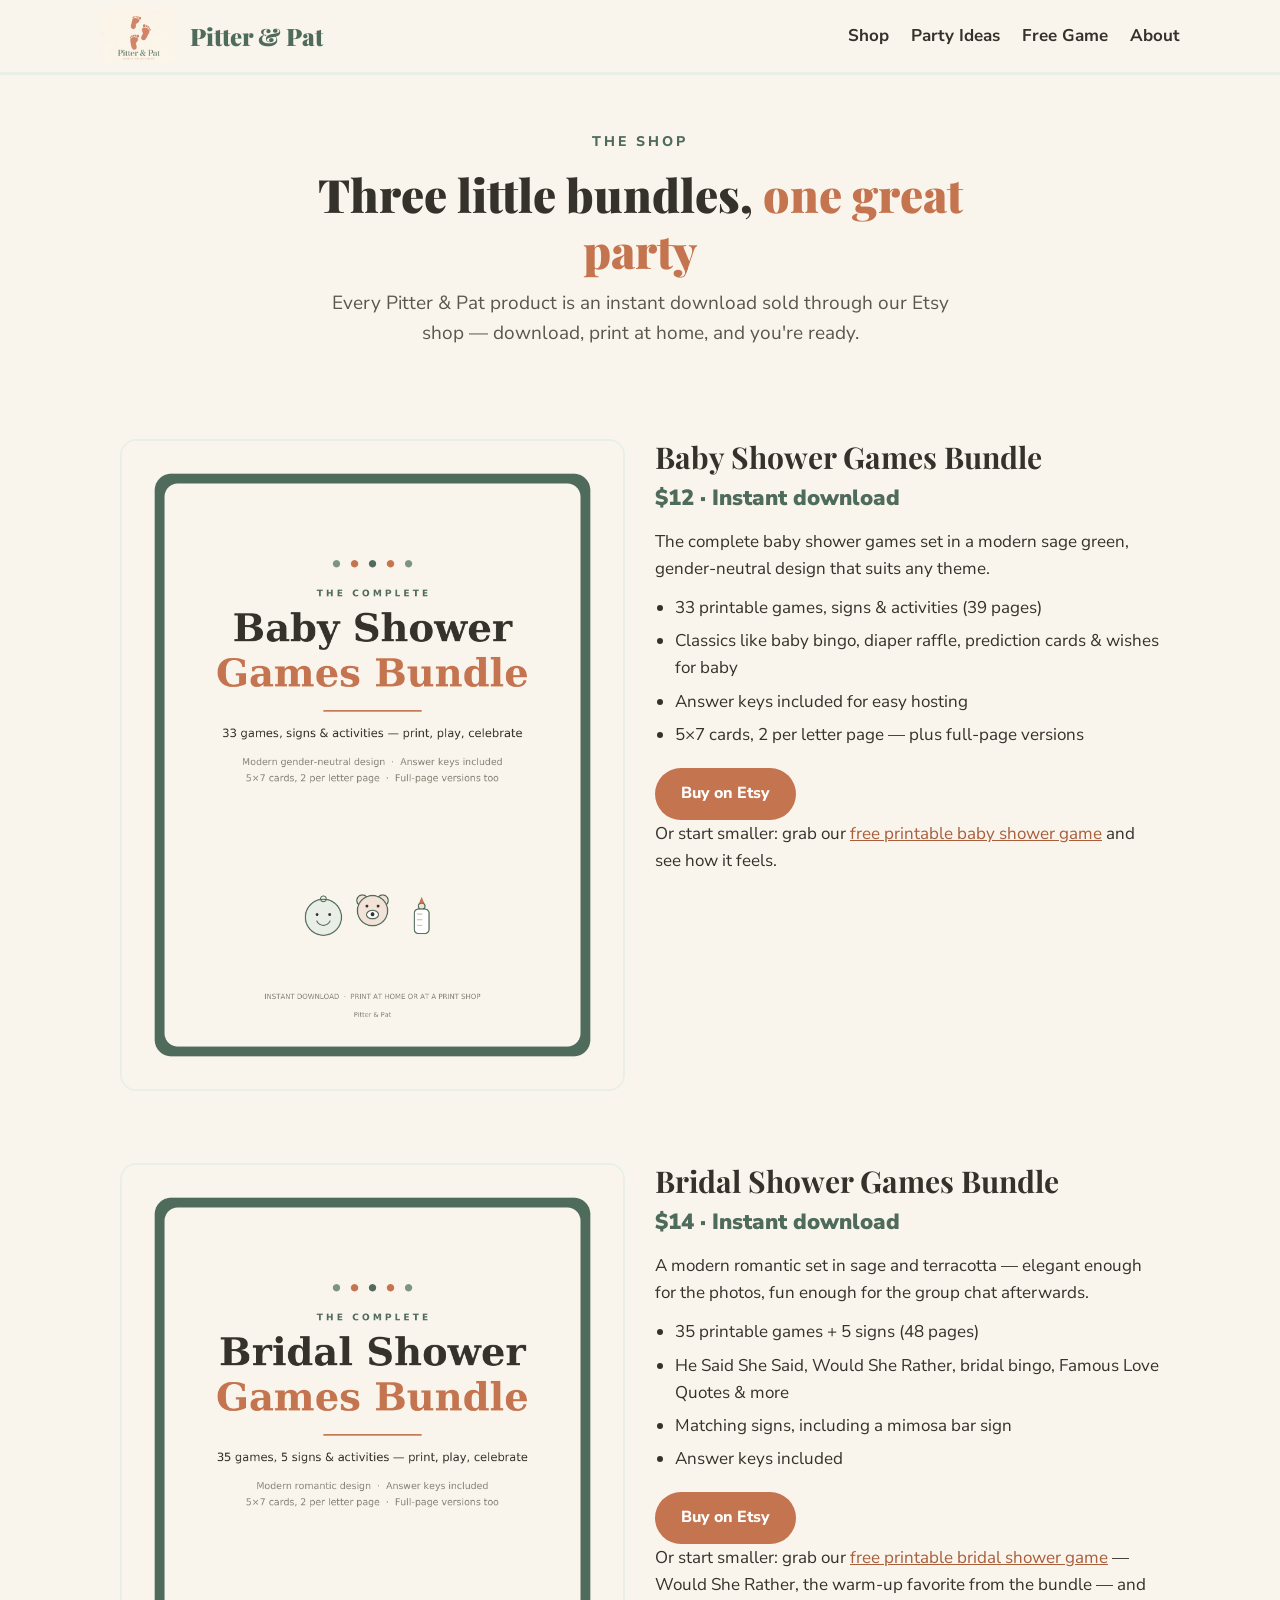
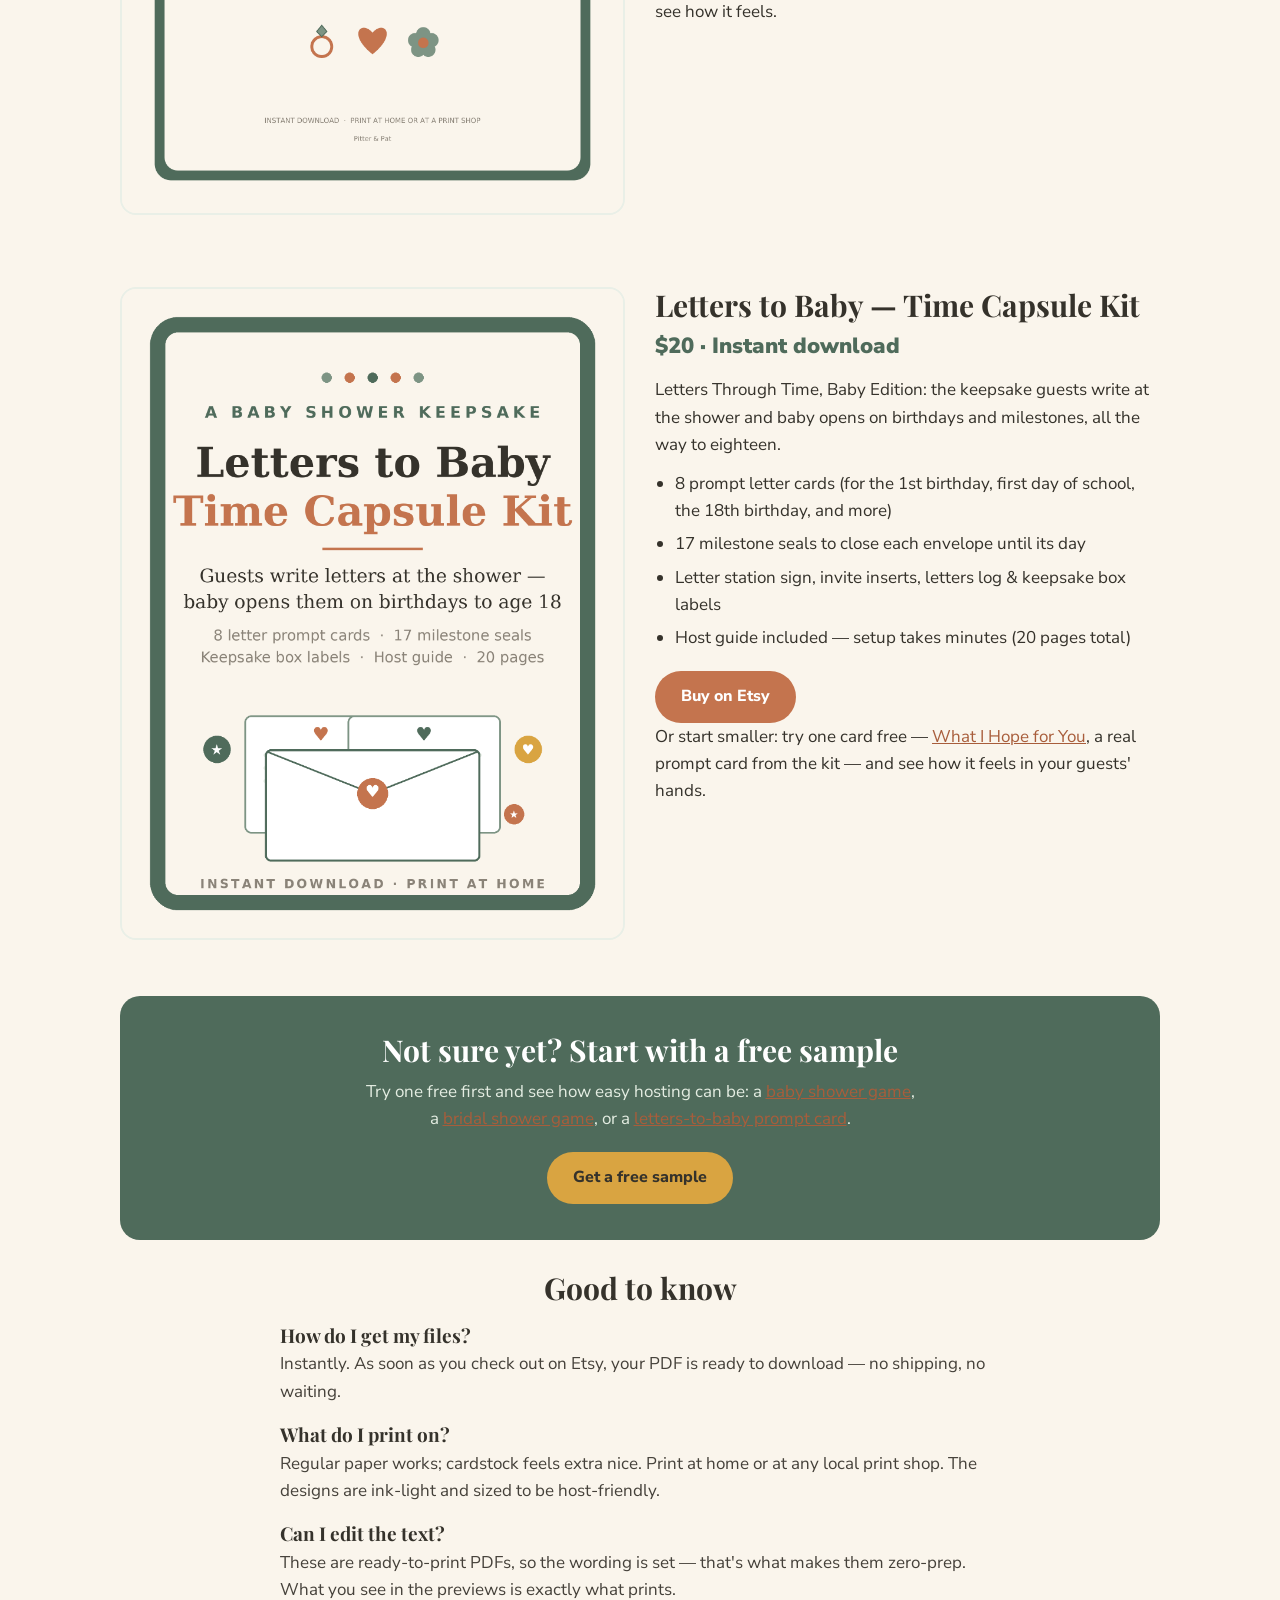
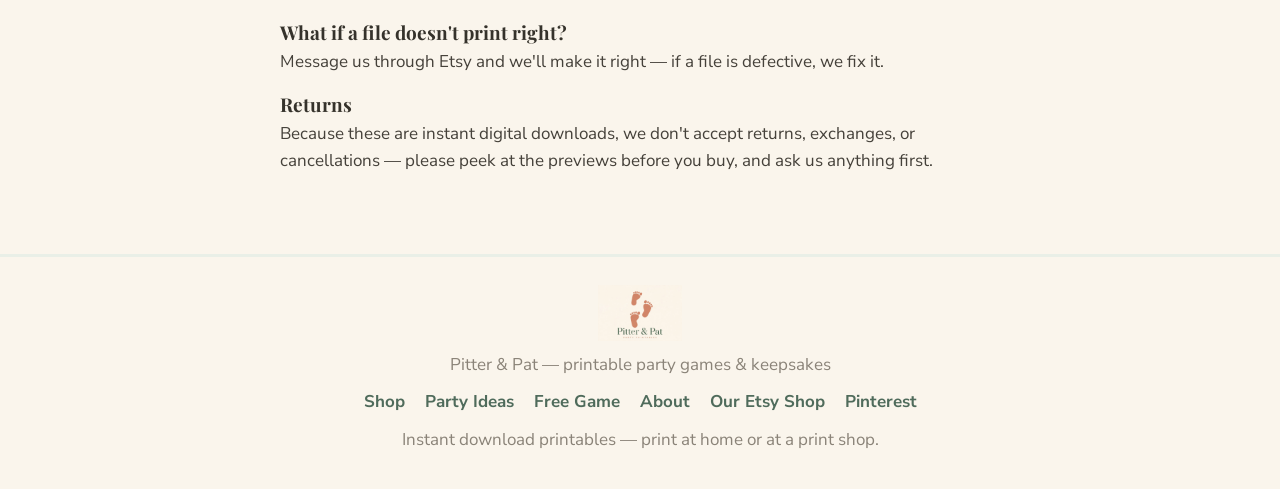
<file: shop.html>
<!DOCTYPE html>
<html lang="en">
<head>
<meta charset="UTF-8">
<meta name="viewport" content="width=device-width, initial-scale=1.0">
<title>Shop Printable Shower Games &amp; Keepsakes | Pitter &amp; Pat</title>
<meta name="description" content="Shop Pitter & Pat printables: the Baby Shower Games Bundle (33 games, $12), Bridal Shower Games Bundle (35 games + 5 signs, $14), and Letters to Baby time capsule kit ($20). Instant download on Etsy.">
<link rel="icon" href="assets/logo.png">
<link rel="preconnect" href="https://fonts.googleapis.com">
<link href="https://fonts.googleapis.com/css2?family=Playfair+Display:wght@700;900&family=Nunito+Sans:wght@400;700;800&display=swap" rel="stylesheet">
<link rel="stylesheet" href="styles.css">
<!-- Google tag (gtag.js) -->
<script async src="https://www.googletagmanager.com/gtag/js?id=G-89BH8KQWDB"></script>
<script>
  window.dataLayer = window.dataLayer || [];
  function gtag(){dataLayer.push(arguments);}
  gtag('js', new Date());

  gtag('config', 'G-89BH8KQWDB');
</script>
</head>
<body>
<header class="site"><div class="wrap nav">
  <a class="brand" href="index.html"><img src="assets/logo.png" alt="Pitter &amp; Pat logo"><span>Pitter &amp; Pat</span></a>
  <nav>
    <a href="shop.html">Shop</a>
    <a href="articles/baby-shower-games-guide.html">Party Ideas</a>
    <a href="free-game.html">Free Game</a>
    <a href="about.html">About</a>
  </nav>
</div></header>

<main class="wrap">
  <div class="hero">
    <div class="eyebrow">The shop</div>
    <h1>Three little bundles, <em>one great party</em></h1>
    <p>Every Pitter &amp; Pat product is an instant download sold through our Etsy shop — download, print at home, and you're ready.</p>
  </div>

  <div class="detail">
    <img src="assets/cover-baby.png" alt="Baby Shower Games Bundle — 33 printable games, sage green gender neutral">
    <div>
      <h2>Baby Shower Games Bundle</h2>
      <div class="price">$12 · Instant download</div>
      <p>The complete baby shower games set in a modern sage green, gender-neutral design that suits any theme.</p>
      <ul>
        <li>33 printable games, signs &amp; activities (39 pages)</li>
        <li>Classics like baby bingo, diaper raffle, prediction cards &amp; wishes for baby</li>
        <li>Answer keys included for easy hosting</li>
        <li>5×7 cards, 2 per letter page — plus full-page versions</li>
      </ul>
      <a class="btn" href="https://www.etsy.com/listing/4620704760/baby-shower-games-bundle-33-printable">Buy on Etsy</a>
      <p>Or start smaller: grab our <a href="free-game.html">free printable baby shower game</a> and see how it feels.</p>
    </div>
  </div>

  <div class="detail">
    <img src="assets/cover-bridal.png" alt="Bridal Shower Games Bundle — 35 games and 5 signs, sage and terracotta">
    <div>
      <h2>Bridal Shower Games Bundle</h2>
      <div class="price">$14 · Instant download</div>
      <p>A modern romantic set in sage and terracotta — elegant enough for the photos, fun enough for the group chat afterwards.</p>
      <ul>
        <li>35 printable games + 5 signs (48 pages)</li>
        <li>He Said She Said, Would She Rather, bridal bingo, Famous Love Quotes &amp; more</li>
        <li>Matching signs, including a mimosa bar sign</li>
        <li>Answer keys included</li>
      </ul>
      <a class="btn" href="https://www.etsy.com/listing/4620706242/bridal-shower-games-bundle-40-printable">Buy on Etsy</a>
      <p>Or start smaller: grab our <a href="free-bridal-game.html">free printable bridal shower game</a> — Would She Rather, the warm-up favorite from the bundle — and see how it feels.</p>
    </div>
  </div>

  <div class="detail">
    <img src="assets/cover-letters.png" alt="Letters to Baby — baby shower time capsule letters kit">
    <div>
      <h2>Letters to Baby — Time Capsule Kit</h2>
      <div class="price">$20 · Instant download</div>
      <p>Letters Through Time, Baby Edition: the keepsake guests write at the shower and baby opens on birthdays and milestones, all the way to eighteen.</p>
      <ul>
        <li>8 prompt letter cards (for the 1st birthday, first day of school, the 18th birthday, and more)</li>
        <li>17 milestone seals to close each envelope until its day</li>
        <li>Letter station sign, invite inserts, letters log &amp; keepsake box labels</li>
        <li>Host guide included — setup takes minutes (20 pages total)</li>
      </ul>
      <a class="btn" href="https://www.etsy.com/listing/4620707378/letters-through-time-baby-shower-time">Buy on Etsy</a>
      <p>Or start smaller: try one card free — <a href="free-letters.html">What I Hope for You</a>, a real prompt card from the kit — and see how it feels in your guests' hands.</p>
    </div>
  </div>

  <div class="freebie">
    <h2>Not sure yet? Start with a free sample</h2>
    <p>Try one free first and see how easy hosting can be: a <a href="free-game.html">baby shower game</a>, a <a href="free-bridal-game.html">bridal shower game</a>, or a <a href="free-letters.html">letters-to-baby prompt card</a>.</p>
    <a class="btn" href="free-game.html">Get a free sample</a>
  </div>

  <div class="faq">
    <h2>Good to know</h2>
    <h3>How do I get my files?</h3>
    <p>Instantly. As soon as you check out on Etsy, your PDF is ready to download — no shipping, no waiting.</p>
    <h3>What do I print on?</h3>
    <p>Regular paper works; cardstock feels extra nice. Print at home or at any local print shop. The designs are ink-light and sized to be host-friendly.</p>
    <h3>Can I edit the text?</h3>
    <p>These are ready-to-print PDFs, so the wording is set — that's what makes them zero-prep. What you see in the previews is exactly what prints.</p>
    <h3>What if a file doesn't print right?</h3>
    <p>Message us through Etsy and we'll make it right — if a file is defective, we fix it.</p>
    <h3>Returns</h3>
    <p>Because these are instant digital downloads, we don't accept returns, exchanges, or cancellations — please peek at the previews before you buy, and ask us anything first.</p>
  </div>
</main>

<footer class="site"><div class="wrap">
  <img class="flogo" src="assets/logo.png" alt="Pitter &amp; Pat">
  <div>Pitter &amp; Pat — printable party games &amp; keepsakes</div>
  <nav>
    <a href="shop.html">Shop</a>
    <a href="articles/baby-shower-games-guide.html">Party Ideas</a>
    <a href="free-game.html">Free Game</a>
    <a href="about.html">About</a>
    <a href="https://www.etsy.com/shop/PitterAndPat">Our Etsy Shop</a>
    <a href="https://www.pinterest.com/pitterandpatt/">Pinterest</a>
  </nav>
  <div>Instant download printables — print at home or at a print shop.</div>
</div></footer>
</body>
</html>
</file>
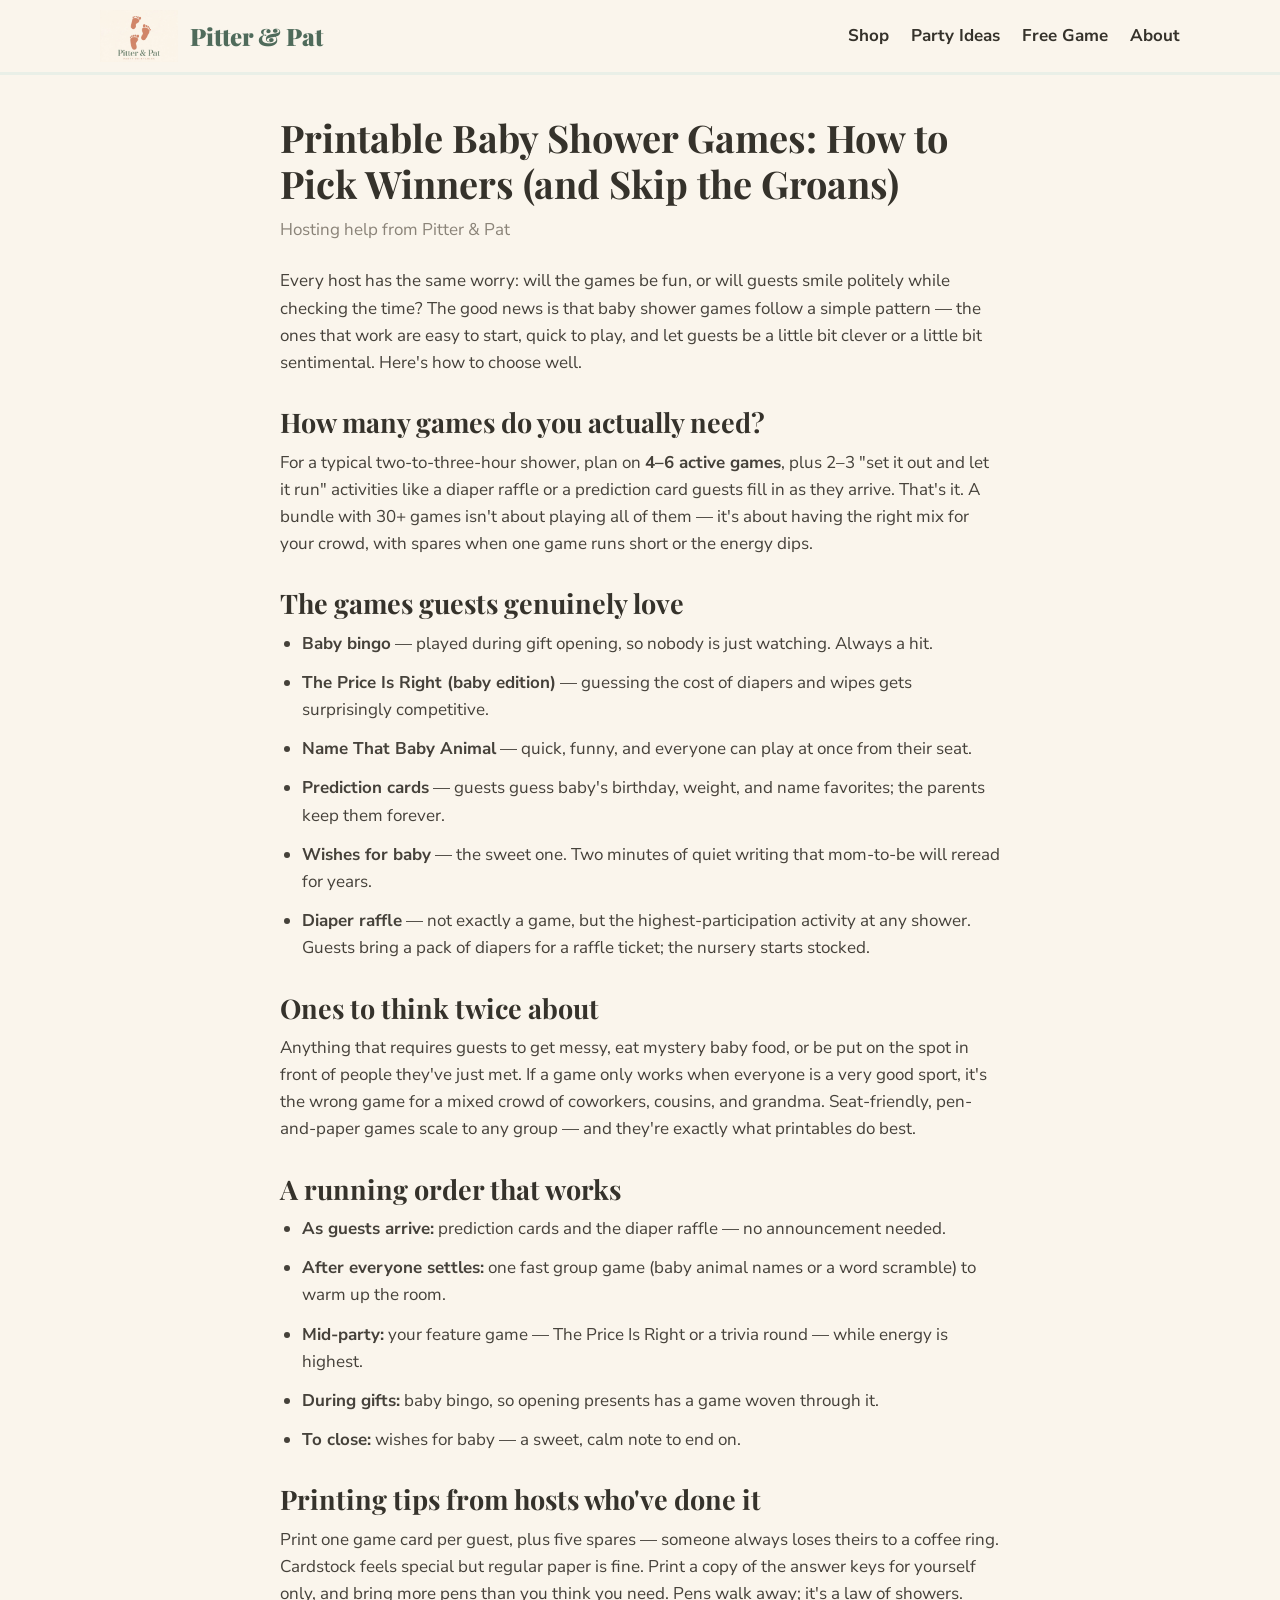
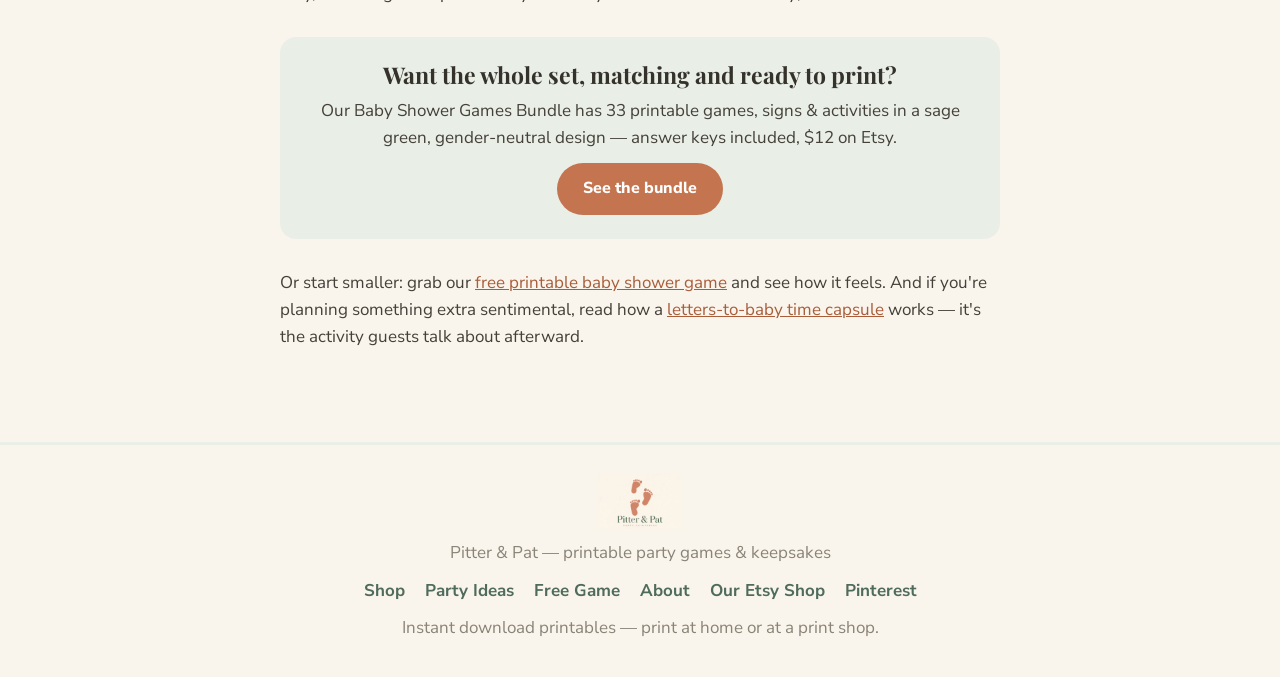
<file: articles/baby-shower-games-guide.html>
<!DOCTYPE html>
<html lang="en">
<head>
<meta charset="UTF-8">
<meta name="viewport" content="width=device-width, initial-scale=1.0">
<title>Printable Baby Shower Games: How to Pick Winners (and Skip the Groans) | Pitter &amp; Pat</title>
<meta name="description" content="How many baby shower games do you actually need? Which printable baby shower games do guests love — and which ones fall flat? A host's guide to picking, printing, and running games that work.">
<link rel="icon" href="../assets/logo.png">
<link rel="preconnect" href="https://fonts.googleapis.com">
<link href="https://fonts.googleapis.com/css2?family=Playfair+Display:wght@700;900&family=Nunito+Sans:wght@400;700;800&display=swap" rel="stylesheet">
<link rel="stylesheet" href="../styles.css">
<!-- Google tag (gtag.js) -->
<script async src="https://www.googletagmanager.com/gtag/js?id=G-89BH8KQWDB"></script>
<script>
  window.dataLayer = window.dataLayer || [];
  function gtag(){dataLayer.push(arguments);}
  gtag('js', new Date());

  gtag('config', 'G-89BH8KQWDB');
</script>
</head>
<body>
<header class="site"><div class="wrap nav">
  <a class="brand" href="../index.html"><img src="../assets/logo.png" alt="Pitter &amp; Pat logo"><span>Pitter &amp; Pat</span></a>
  <nav>
    <a href="../shop.html">Shop</a>
    <a href="baby-shower-games-guide.html">Party Ideas</a>
    <a href="../free-game.html">Free Game</a>
    <a href="../about.html">About</a>
  </nav>
</div></header>

<main>
<article class="post">
  <h1>Printable Baby Shower Games: How to Pick Winners (and Skip the Groans)</h1>
  <p class="meta">Hosting help from Pitter &amp; Pat</p>

  <p>Every host has the same worry: will the games be fun, or will guests smile politely while checking the time? The good news is that baby shower games follow a simple pattern — the ones that work are easy to start, quick to play, and let guests be a little bit clever or a little bit sentimental. Here's how to choose well.</p>

  <h2>How many games do you actually need?</h2>
  <p>For a typical two-to-three-hour shower, plan on <strong>4–6 active games</strong>, plus 2–3 "set it out and let it run" activities like a diaper raffle or a prediction card guests fill in as they arrive. That's it. A bundle with 30+ games isn't about playing all of them — it's about having the right mix for your crowd, with spares when one game runs short or the energy dips.</p>

  <h2>The games guests genuinely love</h2>
  <ul>
    <li><strong>Baby bingo</strong> — played during gift opening, so nobody is just watching. Always a hit.</li>
    <li><strong>The Price Is Right (baby edition)</strong> — guessing the cost of diapers and wipes gets surprisingly competitive.</li>
    <li><strong>Name That Baby Animal</strong> — quick, funny, and everyone can play at once from their seat.</li>
    <li><strong>Prediction cards</strong> — guests guess baby's birthday, weight, and name favorites; the parents keep them forever.</li>
    <li><strong>Wishes for baby</strong> — the sweet one. Two minutes of quiet writing that mom-to-be will reread for years.</li>
    <li><strong>Diaper raffle</strong> — not exactly a game, but the highest-participation activity at any shower. Guests bring a pack of diapers for a raffle ticket; the nursery starts stocked.</li>
  </ul>

  <h2>Ones to think twice about</h2>
  <p>Anything that requires guests to get messy, eat mystery baby food, or be put on the spot in front of people they've just met. If a game only works when everyone is a very good sport, it's the wrong game for a mixed crowd of coworkers, cousins, and grandma. Seat-friendly, pen-and-paper games scale to any group — and they're exactly what printables do best.</p>

  <h2>A running order that works</h2>
  <ul>
    <li><strong>As guests arrive:</strong> prediction cards and the diaper raffle — no announcement needed.</li>
    <li><strong>After everyone settles:</strong> one fast group game (baby animal names or a word scramble) to warm up the room.</li>
    <li><strong>Mid-party:</strong> your feature game — The Price Is Right or a trivia round — while energy is highest.</li>
    <li><strong>During gifts:</strong> baby bingo, so opening presents has a game woven through it.</li>
    <li><strong>To close:</strong> wishes for baby — a sweet, calm note to end on.</li>
  </ul>

  <h2>Printing tips from hosts who've done it</h2>
  <p>Print one game card per guest, plus five spares — someone always loses theirs to a coffee ring. Cardstock feels special but regular paper is fine. Print a copy of the answer keys for yourself only, and bring more pens than you think you need. Pens walk away; it's a law of showers.</p>

  <div class="cta-box">
    <h3>Want the whole set, matching and ready to print?</h3>
    <p>Our Baby Shower Games Bundle has 33 printable games, signs &amp; activities in a sage green, gender-neutral design — answer keys included, $12 on Etsy.</p>
    <a class="btn" href="https://www.etsy.com/listing/4620704760/baby-shower-games-bundle-33-printable">See the bundle</a>
  </div>

  <p>Or start smaller: grab our <a href="../free-game.html">free printable baby shower game</a> and see how it feels. And if you're planning something extra sentimental, read how a <a href="letters-to-baby-time-capsule.html">letters-to-baby time capsule</a> works — it's the activity guests talk about afterward.</p>
</article>
</main>

<footer class="site"><div class="wrap">
  <img class="flogo" src="../assets/logo.png" alt="Pitter &amp; Pat">
  <div>Pitter &amp; Pat — printable party games &amp; keepsakes</div>
  <nav>
    <a href="../shop.html">Shop</a>
    <a href="baby-shower-games-guide.html">Party Ideas</a>
    <a href="../free-game.html">Free Game</a>
    <a href="../about.html">About</a>
    <a href="https://www.etsy.com/shop/PitterAndPat">Our Etsy Shop</a>
    <a href="https://www.pinterest.com/pitterandpatt/">Pinterest</a>
  </nav>
  <div>Instant download printables — print at home or at a print shop.</div>
</div></footer>
</body>
</html>
</file>
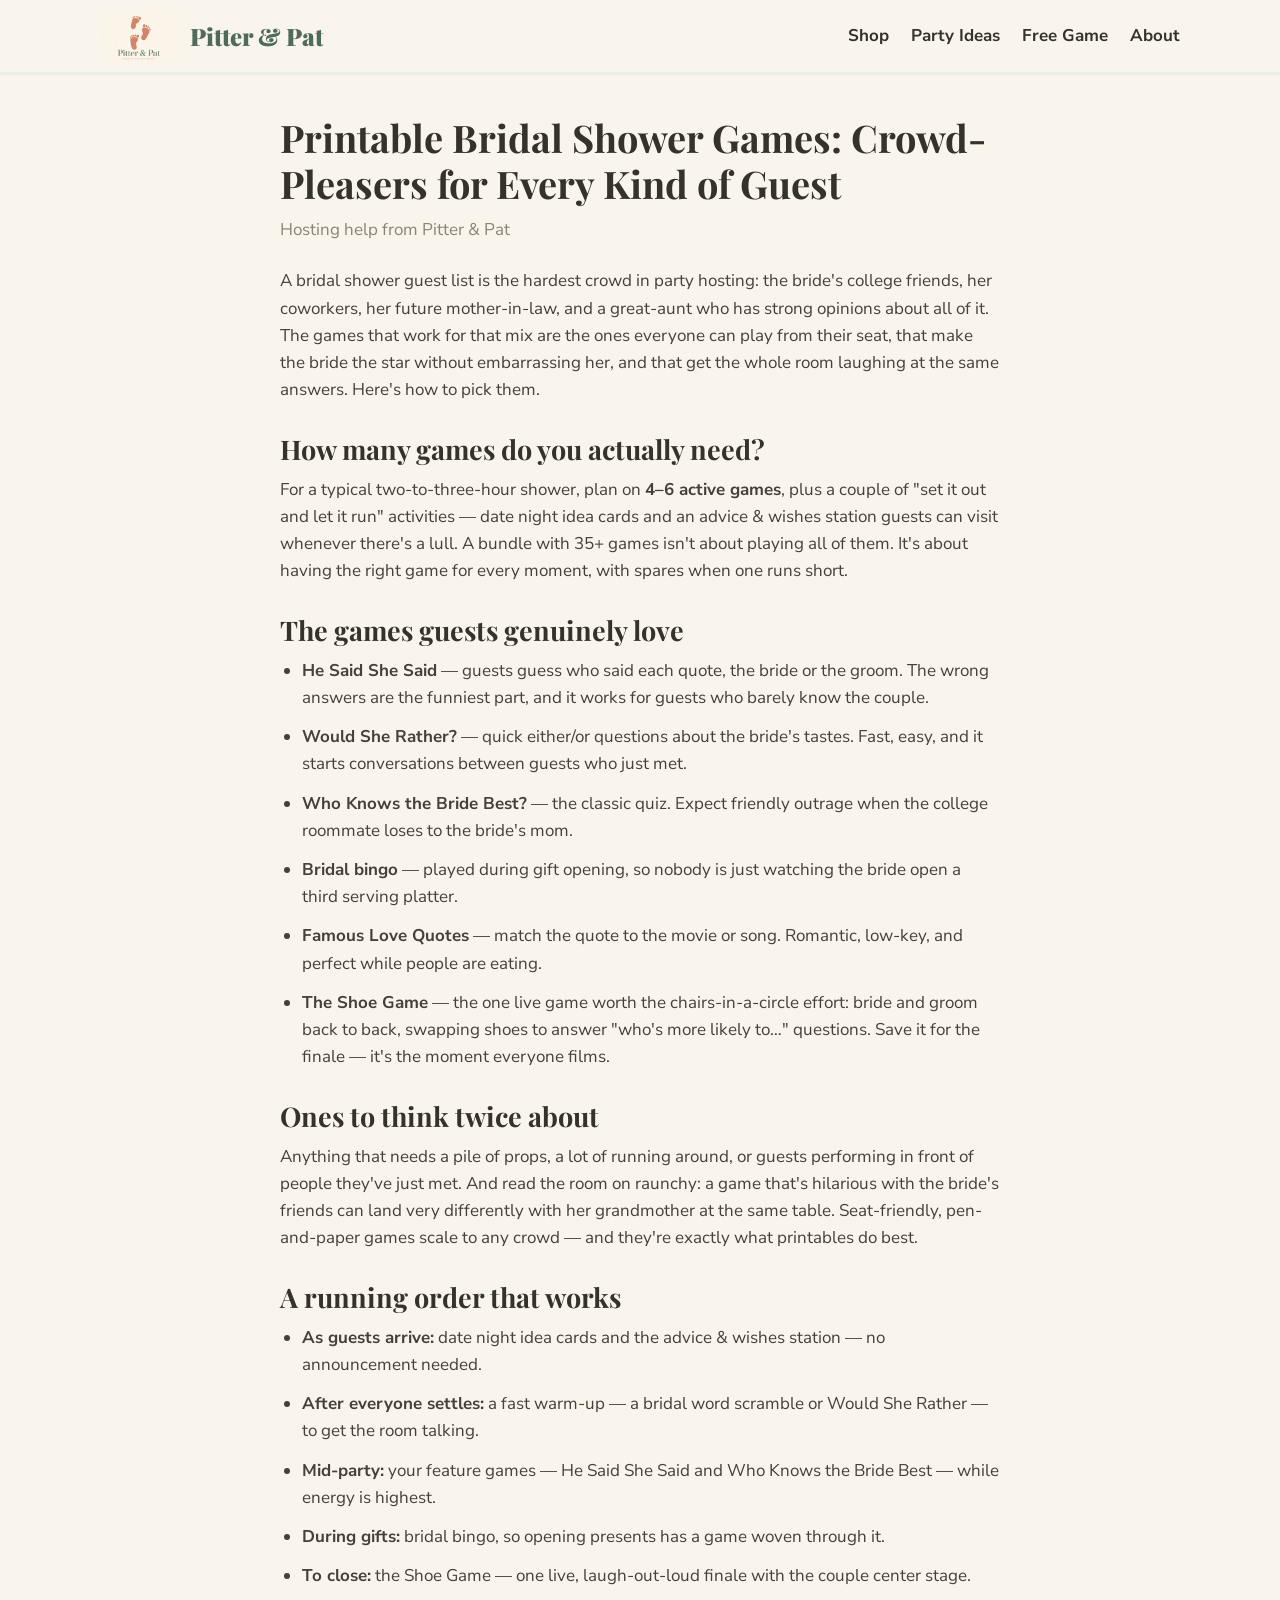
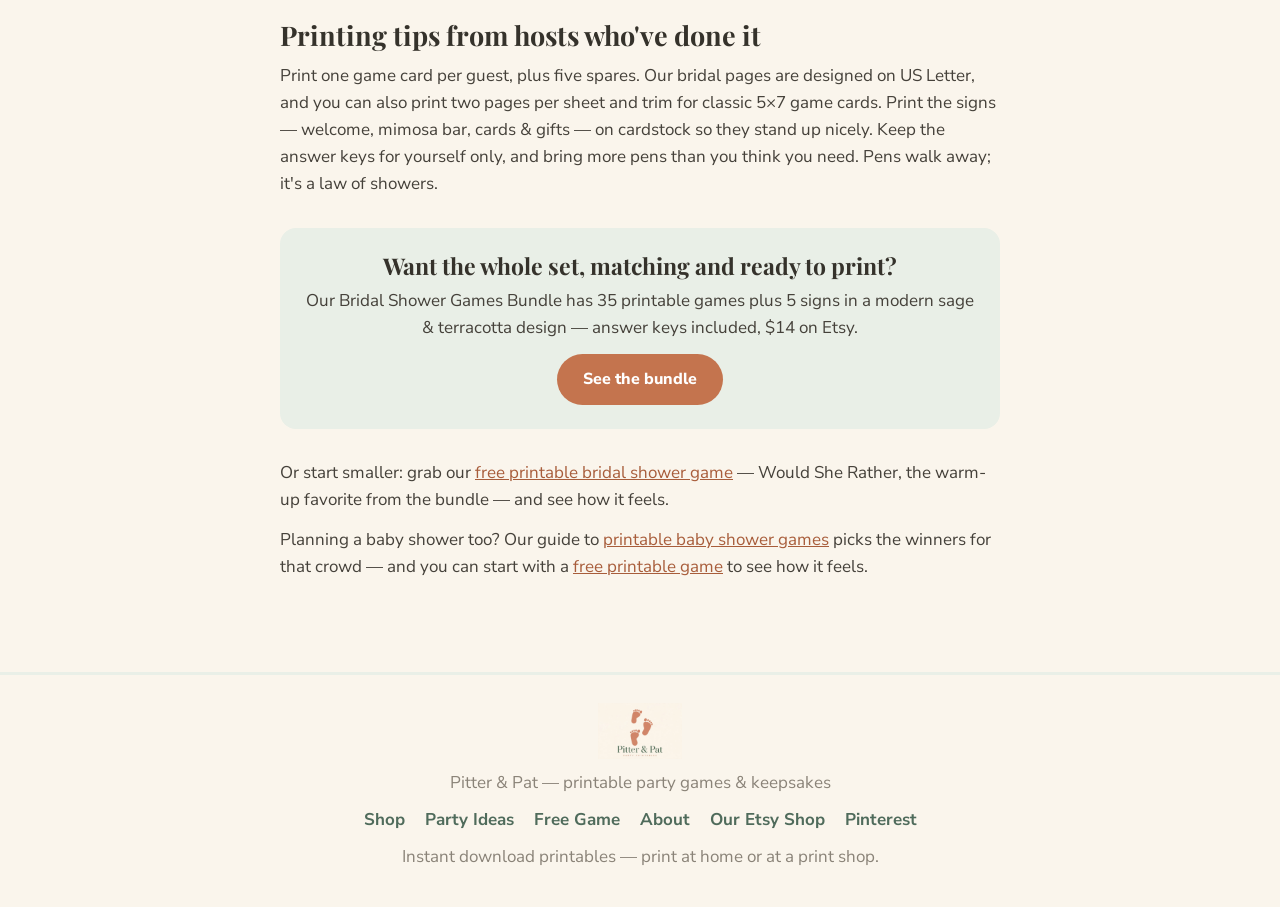
<file: articles/bridal-shower-games-guide.html>
<!DOCTYPE html>
<html lang="en">
<head>
<meta charset="UTF-8">
<meta name="viewport" content="width=device-width, initial-scale=1.0">
<title>Printable Bridal Shower Games: Crowd-Pleasers for Every Kind of Guest | Pitter &amp; Pat</title>
<meta name="description" content="How many bridal shower games do you actually need? Which printable bridal shower games do guests love — He Said She Said, Would She Rather, bridal bingo — and which ones fall flat? A host's guide to picking, printing, and running games that work.">
<link rel="icon" href="../assets/logo.png">
<link rel="preconnect" href="https://fonts.googleapis.com">
<link href="https://fonts.googleapis.com/css2?family=Playfair+Display:wght@700;900&family=Nunito+Sans:wght@400;700;800&display=swap" rel="stylesheet">
<link rel="stylesheet" href="../styles.css">
<!-- Google tag (gtag.js) -->
<script async src="https://www.googletagmanager.com/gtag/js?id=G-89BH8KQWDB"></script>
<script>
  window.dataLayer = window.dataLayer || [];
  function gtag(){dataLayer.push(arguments);}
  gtag('js', new Date());

  gtag('config', 'G-89BH8KQWDB');
</script>
</head>
<body>
<header class="site"><div class="wrap nav">
  <a class="brand" href="../index.html"><img src="../assets/logo.png" alt="Pitter &amp; Pat logo"><span>Pitter &amp; Pat</span></a>
  <nav>
    <a href="../shop.html">Shop</a>
    <a href="baby-shower-games-guide.html">Party Ideas</a>
    <a href="../free-game.html">Free Game</a>
    <a href="../about.html">About</a>
  </nav>
</div></header>

<main>
<article class="post">
  <h1>Printable Bridal Shower Games: Crowd-Pleasers for Every Kind of Guest</h1>
  <p class="meta">Hosting help from Pitter &amp; Pat</p>

  <p>A bridal shower guest list is the hardest crowd in party hosting: the bride's college friends, her coworkers, her future mother-in-law, and a great-aunt who has strong opinions about all of it. The games that work for that mix are the ones everyone can play from their seat, that make the bride the star without embarrassing her, and that get the whole room laughing at the same answers. Here's how to pick them.</p>

  <h2>How many games do you actually need?</h2>
  <p>For a typical two-to-three-hour shower, plan on <strong>4–6 active games</strong>, plus a couple of "set it out and let it run" activities — date night idea cards and an advice &amp; wishes station guests can visit whenever there's a lull. A bundle with 35+ games isn't about playing all of them. It's about having the right game for every moment, with spares when one runs short.</p>

  <h2>The games guests genuinely love</h2>
  <ul>
    <li><strong>He Said She Said</strong> — guests guess who said each quote, the bride or the groom. The wrong answers are the funniest part, and it works for guests who barely know the couple.</li>
    <li><strong>Would She Rather?</strong> — quick either/or questions about the bride's tastes. Fast, easy, and it starts conversations between guests who just met.</li>
    <li><strong>Who Knows the Bride Best?</strong> — the classic quiz. Expect friendly outrage when the college roommate loses to the bride's mom.</li>
    <li><strong>Bridal bingo</strong> — played during gift opening, so nobody is just watching the bride open a third serving platter.</li>
    <li><strong>Famous Love Quotes</strong> — match the quote to the movie or song. Romantic, low-key, and perfect while people are eating.</li>
    <li><strong>The Shoe Game</strong> — the one live game worth the chairs-in-a-circle effort: bride and groom back to back, swapping shoes to answer "who's more likely to…" questions. Save it for the finale — it's the moment everyone films.</li>
  </ul>

  <h2>Ones to think twice about</h2>
  <p>Anything that needs a pile of props, a lot of running around, or guests performing in front of people they've just met. And read the room on raunchy: a game that's hilarious with the bride's friends can land very differently with her grandmother at the same table. Seat-friendly, pen-and-paper games scale to any crowd — and they're exactly what printables do best.</p>

  <h2>A running order that works</h2>
  <ul>
    <li><strong>As guests arrive:</strong> date night idea cards and the advice &amp; wishes station — no announcement needed.</li>
    <li><strong>After everyone settles:</strong> a fast warm-up — a bridal word scramble or Would She Rather — to get the room talking.</li>
    <li><strong>Mid-party:</strong> your feature games — He Said She Said and Who Knows the Bride Best — while energy is highest.</li>
    <li><strong>During gifts:</strong> bridal bingo, so opening presents has a game woven through it.</li>
    <li><strong>To close:</strong> the Shoe Game — one live, laugh-out-loud finale with the couple center stage.</li>
  </ul>

  <h2>Printing tips from hosts who've done it</h2>
  <p>Print one game card per guest, plus five spares. Our bridal pages are designed on US Letter, and you can also print two pages per sheet and trim for classic 5×7 game cards. Print the signs — welcome, mimosa bar, cards &amp; gifts — on cardstock so they stand up nicely. Keep the answer keys for yourself only, and bring more pens than you think you need. Pens walk away; it's a law of showers.</p>

  <div class="cta-box">
    <h3>Want the whole set, matching and ready to print?</h3>
    <p>Our Bridal Shower Games Bundle has 35 printable games plus 5 signs in a modern sage &amp; terracotta design — answer keys included, $14 on Etsy.</p>
    <a class="btn" href="https://www.etsy.com/listing/4620706242/bridal-shower-games-bundle-40-printable">See the bundle</a>
  </div>

  <p>Or start smaller: grab our <a href="../free-bridal-game.html">free printable bridal shower game</a> — Would She Rather, the warm-up favorite from the bundle — and see how it feels.</p>

  <p>Planning a baby shower too? Our guide to <a href="baby-shower-games-guide.html">printable baby shower games</a> picks the winners for that crowd — and you can start with a <a href="../free-game.html">free printable game</a> to see how it feels.</p>
</article>
</main>

<footer class="site"><div class="wrap">
  <img class="flogo" src="../assets/logo.png" alt="Pitter &amp; Pat">
  <div>Pitter &amp; Pat — printable party games &amp; keepsakes</div>
  <nav>
    <a href="../shop.html">Shop</a>
    <a href="baby-shower-games-guide.html">Party Ideas</a>
    <a href="../free-game.html">Free Game</a>
    <a href="../about.html">About</a>
    <a href="https://www.etsy.com/shop/PitterAndPat">Our Etsy Shop</a>
    <a href="https://www.pinterest.com/pitterandpatt/">Pinterest</a>
  </nav>
  <div>Instant download printables — print at home or at a print shop.</div>
</div></footer>
</body>
</html>
</file>
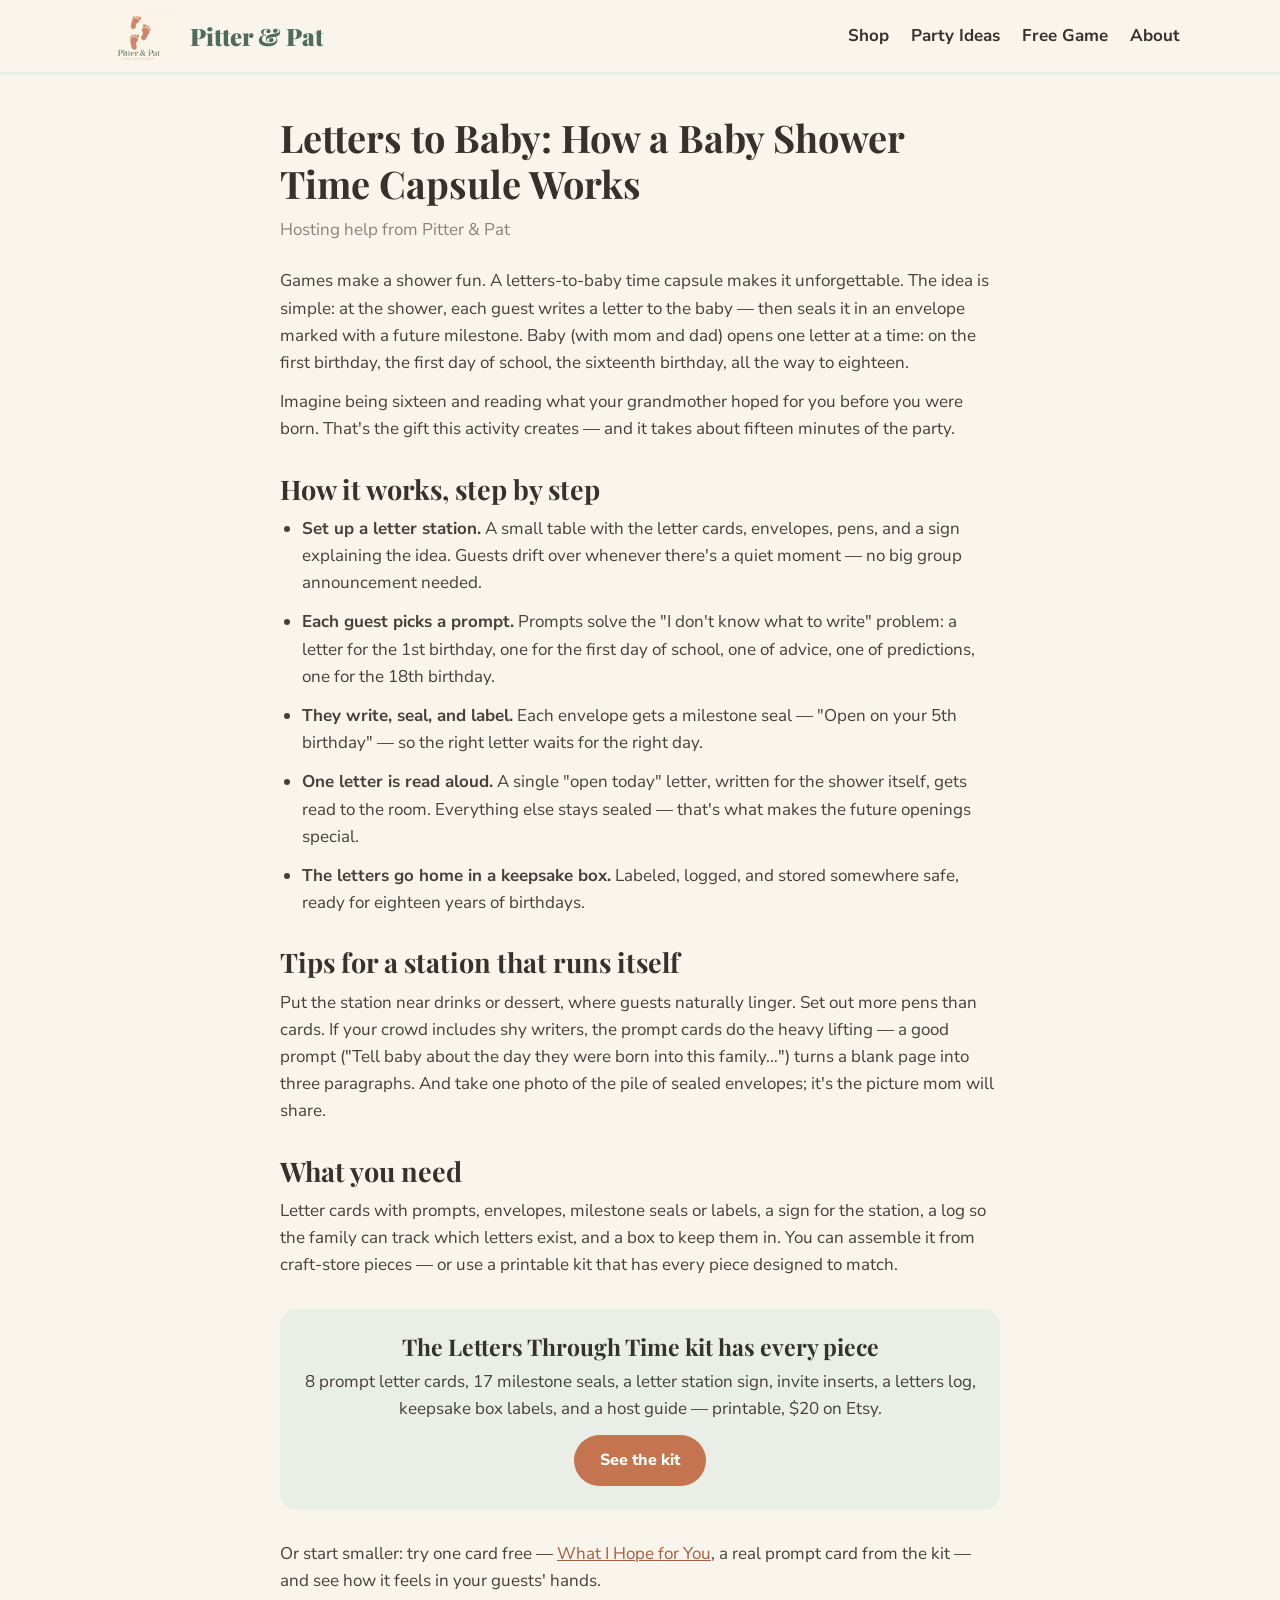
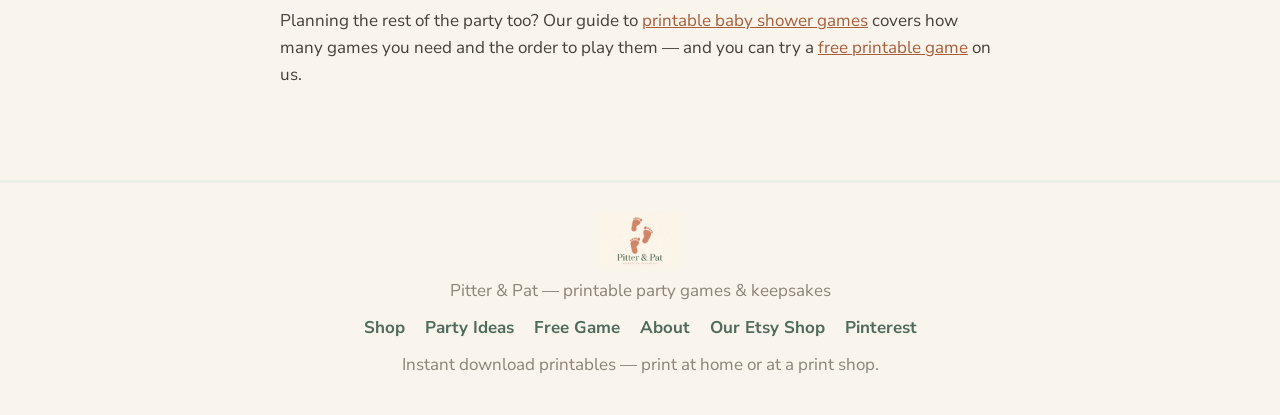
<file: articles/letters-to-baby-time-capsule.html>
<!DOCTYPE html>
<html lang="en">
<head>
<meta charset="UTF-8">
<meta name="viewport" content="width=device-width, initial-scale=1.0">
<title>Letters to Baby: How a Baby Shower Time Capsule Works | Pitter &amp; Pat</title>
<meta name="description" content="A letters to baby time capsule is the baby shower activity guests remember: everyone writes a letter at the shower, and baby opens them on birthdays and milestones up to age 18. Here's how to set one up.">
<link rel="icon" href="../assets/logo.png">
<link rel="preconnect" href="https://fonts.googleapis.com">
<link href="https://fonts.googleapis.com/css2?family=Playfair+Display:wght@700;900&family=Nunito+Sans:wght@400;700;800&display=swap" rel="stylesheet">
<link rel="stylesheet" href="../styles.css">
<!-- Google tag (gtag.js) -->
<script async src="https://www.googletagmanager.com/gtag/js?id=G-89BH8KQWDB"></script>
<script>
  window.dataLayer = window.dataLayer || [];
  function gtag(){dataLayer.push(arguments);}
  gtag('js', new Date());

  gtag('config', 'G-89BH8KQWDB');
</script>
</head>
<body>
<header class="site"><div class="wrap nav">
  <a class="brand" href="../index.html"><img src="../assets/logo.png" alt="Pitter &amp; Pat logo"><span>Pitter &amp; Pat</span></a>
  <nav>
    <a href="../shop.html">Shop</a>
    <a href="baby-shower-games-guide.html">Party Ideas</a>
    <a href="../free-game.html">Free Game</a>
    <a href="../about.html">About</a>
  </nav>
</div></header>

<main>
<article class="post">
  <h1>Letters to Baby: How a Baby Shower Time Capsule Works</h1>
  <p class="meta">Hosting help from Pitter &amp; Pat</p>

  <p>Games make a shower fun. A letters-to-baby time capsule makes it unforgettable. The idea is simple: at the shower, each guest writes a letter to the baby — then seals it in an envelope marked with a future milestone. Baby (with mom and dad) opens one letter at a time: on the first birthday, the first day of school, the sixteenth birthday, all the way to eighteen.</p>

  <p>Imagine being sixteen and reading what your grandmother hoped for you before you were born. That's the gift this activity creates — and it takes about fifteen minutes of the party.</p>

  <h2>How it works, step by step</h2>
  <ul>
    <li><strong>Set up a letter station.</strong> A small table with the letter cards, envelopes, pens, and a sign explaining the idea. Guests drift over whenever there's a quiet moment — no big group announcement needed.</li>
    <li><strong>Each guest picks a prompt.</strong> Prompts solve the "I don't know what to write" problem: a letter for the 1st birthday, one for the first day of school, one of advice, one of predictions, one for the 18th birthday.</li>
    <li><strong>They write, seal, and label.</strong> Each envelope gets a milestone seal — "Open on your 5th birthday" — so the right letter waits for the right day.</li>
    <li><strong>One letter is read aloud.</strong> A single "open today" letter, written for the shower itself, gets read to the room. Everything else stays sealed — that's what makes the future openings special.</li>
    <li><strong>The letters go home in a keepsake box.</strong> Labeled, logged, and stored somewhere safe, ready for eighteen years of birthdays.</li>
  </ul>

  <h2>Tips for a station that runs itself</h2>
  <p>Put the station near drinks or dessert, where guests naturally linger. Set out more pens than cards. If your crowd includes shy writers, the prompt cards do the heavy lifting — a good prompt ("Tell baby about the day they were born into this family…") turns a blank page into three paragraphs. And take one photo of the pile of sealed envelopes; it's the picture mom will share.</p>

  <h2>What you need</h2>
  <p>Letter cards with prompts, envelopes, milestone seals or labels, a sign for the station, a log so the family can track which letters exist, and a box to keep them in. You can assemble it from craft-store pieces — or use a printable kit that has every piece designed to match.</p>

  <div class="cta-box">
    <h3>The Letters Through Time kit has every piece</h3>
    <p>8 prompt letter cards, 17 milestone seals, a letter station sign, invite inserts, a letters log, keepsake box labels, and a host guide — printable, $20 on Etsy.</p>
    <a class="btn" href="https://www.etsy.com/listing/4620707378/letters-through-time-baby-shower-time">See the kit</a>
  </div>

  <p>Or start smaller: try one card free — <a href="../free-letters.html">What I Hope for You</a>, a real prompt card from the kit — and see how it feels in your guests' hands.</p>

  <p>Planning the rest of the party too? Our guide to <a href="baby-shower-games-guide.html">printable baby shower games</a> covers how many games you need and the order to play them — and you can try a <a href="../free-game.html">free printable game</a> on us.</p>
</article>
</main>

<footer class="site"><div class="wrap">
  <img class="flogo" src="../assets/logo.png" alt="Pitter &amp; Pat">
  <div>Pitter &amp; Pat — printable party games &amp; keepsakes</div>
  <nav>
    <a href="../shop.html">Shop</a>
    <a href="baby-shower-games-guide.html">Party Ideas</a>
    <a href="../free-game.html">Free Game</a>
    <a href="../about.html">About</a>
    <a href="https://www.etsy.com/shop/PitterAndPat">Our Etsy Shop</a>
    <a href="https://www.pinterest.com/pitterandpatt/">Pinterest</a>
  </nav>
  <div>Instant download printables — print at home or at a print shop.</div>
</div></footer>
</body>
</html>
</file>
<file: styles.css>
/* Pitter & Pat — brand stylesheet */
:root{
  --cream:#FAF5EC; --paper:#FFFDF8; --sage-d:#4F6B5B; --sage:#7D9484; --sage-l:#E9EFE7;
  --terra:#C4744E; --terra-d:#A85D3B; --ink:#35322B; --soft:#8A8378; --mustard:#D9A441;
}
*{box-sizing:border-box;margin:0;padding:0}
body{background:var(--cream);color:var(--ink);font-family:"Nunito Sans",Verdana,sans-serif;line-height:1.6;font-size:17px}
h1,h2,h3{font-family:"Playfair Display",Georgia,serif;line-height:1.2;color:var(--ink)}
a{color:var(--terra-d)}
img{max-width:100%;display:block}
.wrap{max-width:1080px;margin:0 auto;padding:0 20px}

/* header */
header.site{background:var(--cream);border-bottom:3px solid var(--sage-l);position:sticky;top:0;z-index:10}
.nav{display:flex;align-items:center;gap:26px;padding:10px 0}
.nav .brand{display:flex;align-items:center;gap:12px;text-decoration:none}
.nav .brand img{height:52px;width:auto}
.nav .brand span{font-family:"Playfair Display",Georgia,serif;font-weight:900;font-size:24px;color:var(--sage-d)}
.nav nav{margin-left:auto;display:flex;gap:22px;flex-wrap:wrap}
.nav nav a{text-decoration:none;color:var(--ink);font-weight:700}
.nav nav a:hover{color:var(--terra-d)}
.btn{display:inline-block;background:var(--terra);color:#fff;text-decoration:none;font-weight:800;
  padding:13px 26px;border-radius:999px;border:none;cursor:pointer;font-size:16px}
.btn:hover{background:var(--terra-d)}
.btn.sage{background:var(--sage-d)} .btn.sage:hover{background:#40584B}
.btn.ghost{background:transparent;color:var(--sage-d);border:2px solid var(--sage-d)}

/* hero */
.hero{text-align:center;padding:56px 0 30px}
.hero .eyebrow{letter-spacing:3px;font-weight:800;color:var(--sage-d);font-size:14px;text-transform:uppercase}
.hero h1{font-size:46px;font-weight:900;margin:14px auto 10px;max-width:760px}
.hero h1 em{color:var(--terra);font-style:normal}
.hero p{max-width:620px;margin:0 auto 24px;color:#5c574d;font-size:19px}
.dots{display:flex;gap:14px;justify-content:center;margin:18px 0}
.dots i{width:14px;height:14px;border-radius:50%;display:block}

/* product cards */
.cards{display:grid;grid-template-columns:repeat(auto-fit,minmax(280px,1fr));gap:26px;padding:26px 0 10px}
.card{background:var(--paper);border:2px solid var(--sage-l);border-radius:18px;overflow:hidden;
  box-shadow:0 4px 14px rgba(79,107,91,.08);display:flex;flex-direction:column}
.card img{aspect-ratio:17/22;object-fit:cover;object-position:top}
.card .body{padding:20px 22px 24px;display:flex;flex-direction:column;gap:8px;flex:1}
.card h3{font-size:24px}
.card .price{font-weight:900;color:var(--sage-d);font-size:20px}
.card p{color:#5c574d;flex:1}
.card .btn{text-align:center}

/* sections */
section.block{padding:44px 0}
section.block h2{font-size:32px;text-align:center;margin-bottom:8px}
section.block .sub{text-align:center;color:#5c574d;max-width:640px;margin:0 auto 26px}
.steps{display:grid;grid-template-columns:repeat(auto-fit,minmax(240px,1fr));gap:22px}
.step{background:var(--paper);border:2px solid var(--sage-l);border-radius:16px;padding:22px;text-align:center}
.step .n{font-family:"Playfair Display",Georgia,serif;font-size:34px;font-weight:900;color:var(--terra)}
.step h3{font-size:20px;margin:6px 0}

/* freebie band */
.freebie{background:var(--sage-d);color:#fff;border-radius:20px;padding:36px 30px;text-align:center;margin:20px 0}
.freebie h2{color:#fff;font-size:30px}
.freebie p{max-width:560px;margin:10px auto 20px;color:#E4EDE2}
.freebie .btn{background:var(--mustard);color:var(--ink)}
.freebie .btn:hover{background:#c79434}

/* article teasers + articles */
.teasers{display:grid;grid-template-columns:repeat(auto-fit,minmax(280px,1fr));gap:22px}
.teaser{background:var(--paper);border:2px solid var(--sage-l);border-radius:16px;padding:24px}
.teaser h3{font-size:22px;margin-bottom:8px}
.teaser h3 a{text-decoration:none;color:var(--ink)}
.teaser p{color:#5c574d}
article.post{max-width:760px;margin:0 auto;padding:40px 20px}
article.post h1{font-size:38px;margin-bottom:10px}
article.post .meta{color:var(--soft);margin-bottom:24px}
article.post h2{font-size:27px;margin:30px 0 10px}
article.post p,article.post li{margin-bottom:12px;color:#45413a}
article.post ul{padding-left:22px}
.cta-box{background:var(--sage-l);border-radius:16px;padding:24px;text-align:center;margin:30px 0}
.cta-box h3{font-size:23px;margin-bottom:8px}
.cta-box p{margin-bottom:16px}

/* product detail */
.detail{display:grid;grid-template-columns:repeat(auto-fit,minmax(300px,1fr));gap:30px;padding:36px 0;align-items:start}
.detail img{border-radius:16px;border:2px solid var(--sage-l)}
.detail h2{font-size:30px;margin-bottom:6px}
.detail .price{font-weight:900;color:var(--sage-d);font-size:22px;margin-bottom:12px}
.detail ul{padding-left:20px;margin:12px 0 20px}
.detail li{margin-bottom:6px}
.faq{max-width:760px;margin:0 auto;padding:10px 20px 40px}
.faq h2{text-align:center;font-size:30px;margin-bottom:18px}
.faq h3{font-size:19px;margin:18px 0 4px}
.faq p{color:#45413a}

/* footer */
footer.site{border-top:3px solid var(--sage-l);margin-top:40px;padding:28px 0 36px;text-align:center;color:var(--soft)}
footer.site .flogo{height:56px;margin:0 auto 10px}
footer.site nav{display:flex;gap:20px;justify-content:center;margin:10px 0;flex-wrap:wrap}
footer.site nav a{color:var(--sage-d);text-decoration:none;font-weight:700}

@media (max-width:640px){ .hero h1{font-size:34px} article.post h1{font-size:30px} }
</file>
